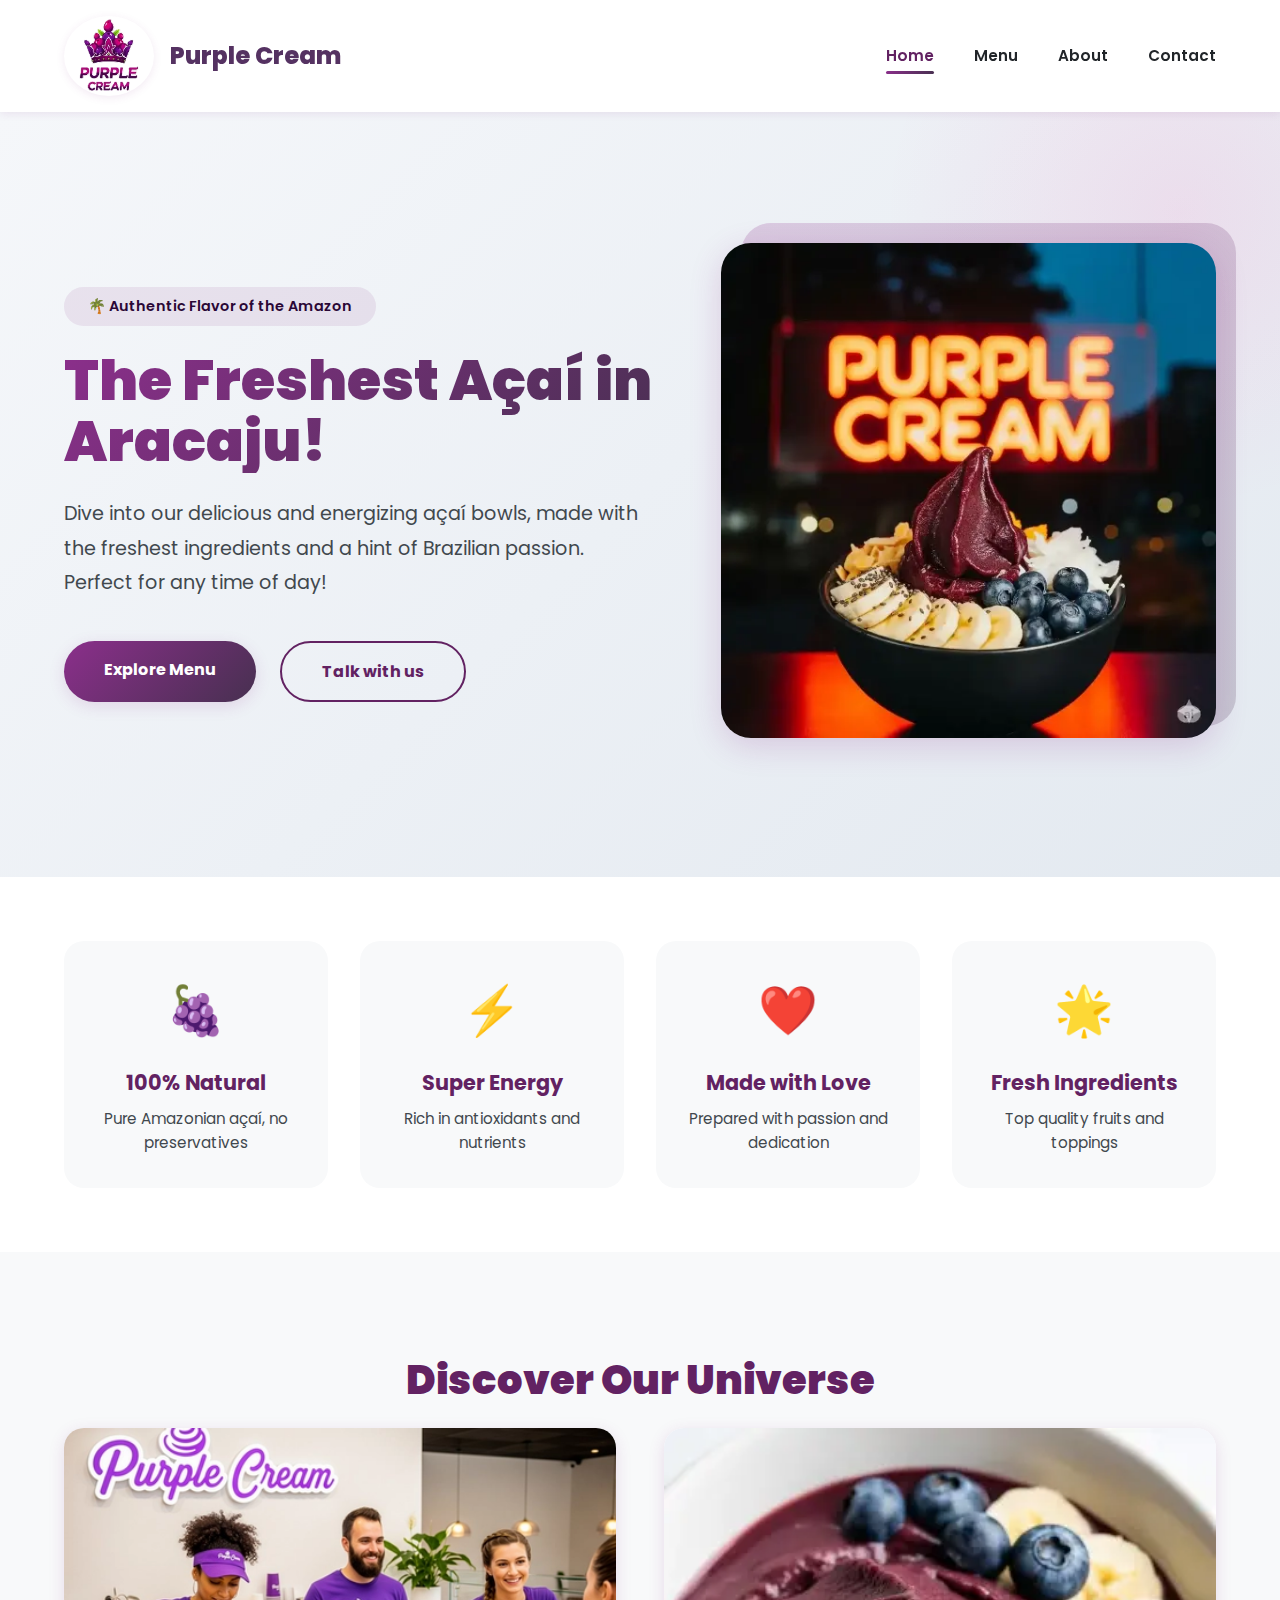
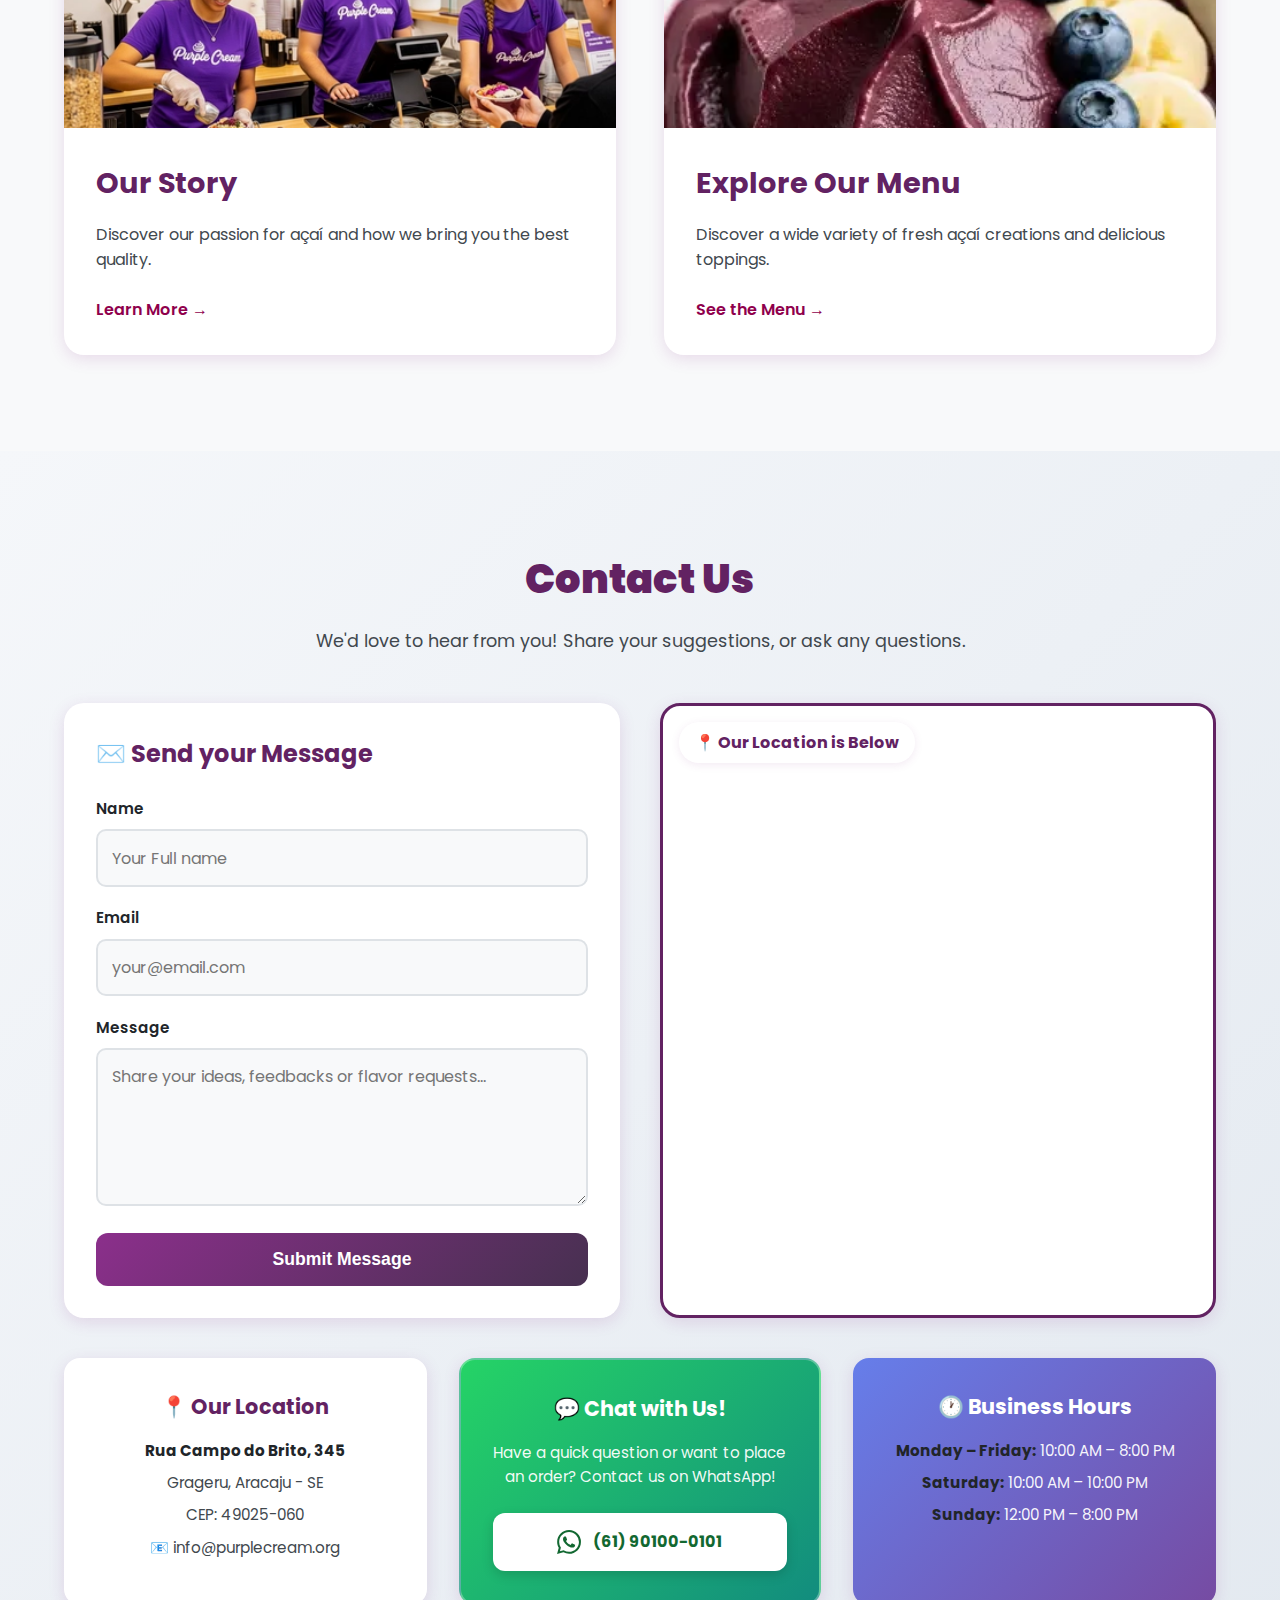
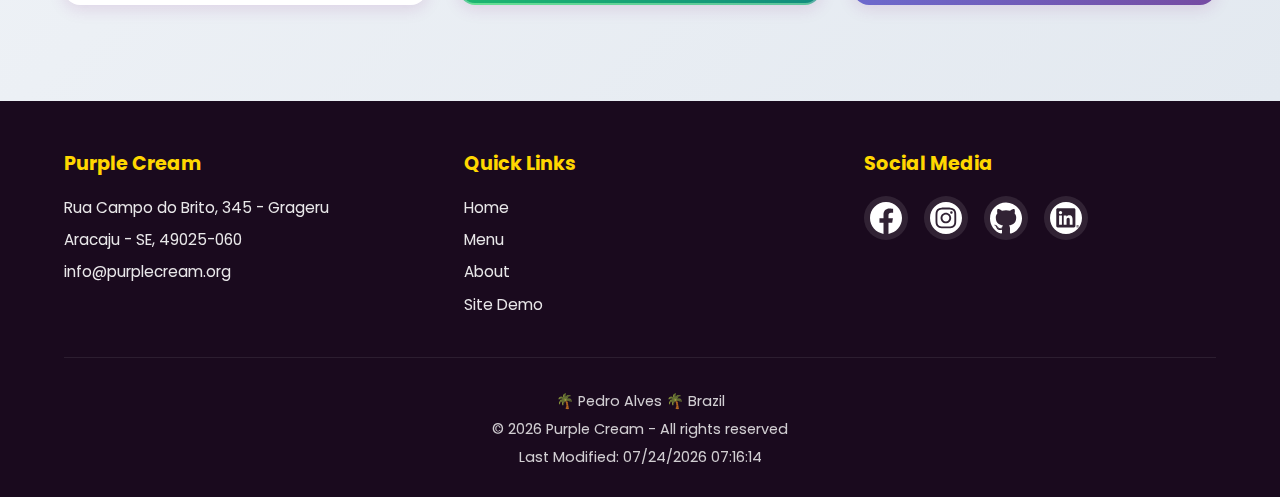
<file: final/index.html>
<!DOCTYPE html>
<html lang="en-US">
<head>
    <meta charset="UTF-8">
    <meta name="viewport" content="width=device-width, initial-scale=1.0">
    <meta name="description" content="Discover the delicious taste of Brazil at Purple Cream — your go-to spot for fresh, authentic açaí bowls, smoothies, and natural toppings. Made with real Amazon açaí and served with love.">
    <meta name="author" content="Pedro Alves">

    <meta property="og:title" content="Purple Cream">
    <meta property="og:description" content="Purple Cream brings you the true flavor of Brazil with creamy, refreshing açaí bowls made from real Amazon fruit. Fresh ingredients, bold taste, and good vibes await!">
    <meta property="og:image" content="https://pdmoura.github.io/wdd231/final/images/og-image.webp">
    <meta property="og:url" content="https://pdmoura.github.io/wdd231/final/">
    <meta property="og:locale" content="en_US">
    <meta property="og:type" content="website">

    <title>Purple Cream - Aracaju's Best Açaí</title>

    <link rel="stylesheet" href="styles/base.css">
    <link rel="stylesheet" href="styles/home.css">
    <link rel="stylesheet" href="styles/base-responsive.css">

    <script src="scripts/menu.js" defer></script>
    <script src="scripts/contact-us.js" defer></script>
    <script src="scripts/getdates.js" defer></script>

    <link rel="icon" href="favicon.ico">

    <link rel="preconnect" href="https://fonts.googleapis.com">
    <link rel="preconnect" href="https://fonts.gstatic.com" crossorigin>
    <link href="https://fonts.googleapis.com/css2?family=Poppins:wght@300;400;600;700;900&display=swap" rel="stylesheet" media="print" onload="this.media='all'">

    <noscript>
    <link rel="stylesheet" href="https://fonts.googleapis.com/css2?family=Poppins:wght@300;400;600;700;900&display=swap">
    </noscript>
</head>

<body>
    <header>
        <div class="header-container">
            <a class="logo" href="#">
                <img src="images/logo.webp" alt="The King of Açaí Aju logo" width="90" height="80">
                <span class="logo-text">Purple Cream</span>
            </a>
            <nav id="mainNav">
                <ul>
                    <li><a href="index.html" class="active">Home</a></li>
                    <li><a href="shop.html">Menu</a></li>
                    <li><a href="about-us.html">About</a></li>
                    <li><a href="#contato">Contact</a></li>
                </ul>
            </nav>
            <div class="hamburger" id="hamburgerButton">
                <span></span>
                <span></span>
                <span></span>
            </div>
        </div>
    </header>
    
    <main>
        <section class="hero-section">
            <div class="hero-content">
                <div class="hero-text">
                    <span class="hero-badge">🌴 Authentic Flavor of the Amazon</span>
                    <h1>The Freshest Açaí in Aracaju!</h1>
                    <p>Dive into our delicious and energizing açaí bowls, made with the freshest ingredients and a hint of Brazilian passion. Perfect for any time of day!</p>
                    <div class="hero-buttons">
                        <a href="shop.html" class="btn-primary">Explore Menu</a>
                        <a href="#contato" class="btn-secondary">Talk with us</a>
                    </div>
                </div>
                <div class="hero-image">
                    <div class="image-decoration"></div>
                    <img src="images/hero1.webp" srcset="images/hero-medium-small.webp 371w, images/hero1.webp 527w" sizes="(max-width: 600px) 371px, 527px"
                    fetchpriority="high" alt="Bowl de Açaí Apetitoso">
                </div>
            </div>
        </section>

        <section class="features-section">
            <div class="features-grid">
                <div class="feature-card">
                    <div class="feature-icon">🍇</div>
                    <h2>100% Natural</h2>
                    <p>Pure Amazonian açaí, no preservatives</p>
                </div>
                <div class="feature-card">
                    <div class="feature-icon">⚡</div>
                    <h2>Super Energy</h2>
                    <p>Rich in antioxidants and nutrients</p>
                </div>
                <div class="feature-card">
                    <div class="feature-icon">❤️</div>
                    <h2>Made with Love</h2>
                    <p>Prepared with passion and dedication</p>
                </div>
                <div class="feature-card">
                    <div class="feature-icon">🌟</div>
                    <h2>Fresh Ingredients</h2>
                    <p>Top quality fruits and toppings</p>
                </div>
            </div>
        </section>

        <section class="cta-section">
            <h2 class="section-title">Discover Our Universe</h2>
            <div class="cta-grid">
                <div class="cta-card">
                    <div class="cta-image">
                        <img src="images/employees.webp" alt="Team working at Purple Cream">
                    </div>
                    <div class="cta-content">
                        <h3>Our Story</h3>
                        <p>Discover our passion for açaí and how we bring you the best quality.</p>
                        <a href="about-us.html" class="cta-link">Learn More →</a>
                    </div>
                </div>
                
                <div class="cta-card">
                    <div class="cta-image">
                        <img src="images/shop.webp"  alt="Bowl de açaí com toppings">
                    </div>
                    <div class="cta-content">
                        <h3>Explore Our Menu</h3>
                        <p>Discover a wide variety of fresh açaí creations and delicious toppings.</p>
                        <a href="shop.html" class="cta-link">See the Menu →</a>
                    </div>
                </div>
            </div>
        </section>

        <section class="contact-section" id="contato">
            <div class="contact-container">
                <h2 class="section-title">Contact Us</h2>
                <p class="section-subtitle">We'd love to hear from you! Share your suggestions, or ask any questions.</p>
                
                <div class="contact-grid">
                    <!-- Formulário -->
                    <div class="contact-form-card">
                        <h3>✉️ Send your Message</h3>
                        <form id="suggestionForm">
                            <div class="form-group">
                                <label for="name">Name</label>
                                <input type="text" id="name" name="name" required autocomplete="given-name" placeholder="Your Full name">
                            </div>

                            <div class="form-group">
                                <label for="email">Email</label>
                                <input type="email" id="email" name="email" required autocomplete="email" placeholder="your@email.com">
                            </div>

                            <div class="form-group">
                                <label for="suggestion">Message</label>
                                <textarea id="suggestion" name="suggestion" rows="5" required placeholder="Share your ideas, feedbacks or flavor requests..."></textarea>
                            </div>

                            <button type="submit" class="submit-btn">Submit Message</button>
                        </form>
                        <div id="message" class="message"></div>
                    </div>

                    <!-- Mapa -->
                    <div class="map-container">
                        <iframe 
                            src="https://www.google.com/maps/embed?pb=!1m18!1m12!1m3!1d3917.4978703643483!2d-37.0475518!3d-10.925714099999999!2m3!1f0!2f0!3f0!3m2!1i1024!2i768!4f13.1!3m3!1m2!1s0x71ab384790463e3%3A0x7f788fa5901744aa!2sR.%20Campo%20do%20Brito%2C%20345%20-%2013%20de%20Julho%2C%20Aracaju%20-%20SE%2C%2049015-460!5e0!3m2!1spt-BR!2sbr!4v1750375439834!5m2!1spt-BR!2sbr"
                            allowfullscreen="" 
                            loading="lazy"
                            referrerpolicy="no-referrer-when-downgrade"
                            title="Purple Cream Location Map">
                        </iframe>
                    </div>
                </div>

                <!-- Cards de Informação embaixo -->
                <div class="contact-info-grid">
                    <div class="contact-info-card">
                        <h3>📍 Our Location</h3>
                        <p><strong>Rua Campo do Brito, 345</strong></p>
                        <p>Grageru, Aracaju - SE</p>
                        <p>CEP: 49025-060</p>
                        <p>📧 info@purplecream.org</p>
                    </div>

                    <div class="contact-info-card whatsapp-card">
                        <h3>💬 Chat with Us!</h3>
                        <p>Have a quick question or want to place an order? Contact us on WhatsApp!</p>
                        <a href="https://wa.me/5561996163630" target="_blank" class="whatsapp-btn">
                            <svg width="24" height="24" viewBox="0 0 24 24" fill="currentColor">
                                <path d="M17.472 14.382c-.297-.149-1.758-.867-2.03-.967-.273-.099-.471-.148-.67.15-.197.297-.767.966-.94 1.164-.173.199-.347.223-.644.075-.297-.15-1.255-.463-2.39-1.475-.883-.788-1.48-1.761-1.653-2.059-.173-.297-.018-.458.13-.606.134-.133.298-.347.446-.52.149-.174.198-.298.298-.497.099-.198.05-.371-.025-.52-.075-.149-.669-1.612-.916-2.207-.242-.579-.487-.5-.669-.51-.173-.008-.371-.01-.57-.01-.198 0-.52.074-.792.372-.272.297-1.04 1.016-1.04 2.479 0 1.462 1.065 2.875 1.213 3.074.149.198 2.096 3.2 5.077 4.487.709.306 1.262.489 1.694.625.712.227 1.36.195 1.871.118.571-.085 1.758-.719 2.006-1.413.248-.694.248-1.289.173-1.413-.074-.124-.272-.198-.57-.347m-5.421 7.403h-.004a9.87 9.87 0 01-5.031-1.378l-.361-.214-3.741.982.998-3.648-.235-.374a9.86 9.86 0 01-1.51-5.26c.001-5.45 4.436-9.884 9.888-9.884 2.64 0 5.122 1.03 6.988 2.898a9.825 9.825 0 012.893 6.994c-.003 5.45-4.437 9.884-9.885 9.884m8.413-18.297A11.815 11.815 0 0012.05 0C5.495 0 .16 5.335.157 11.892c0 2.096.547 4.142 1.588 5.945L.057 24l6.305-1.654a11.882 11.882 0 005.683 1.448h.005c6.554 0 11.89-5.335 11.893-11.893a11.821 11.821 0 00-3.48-8.413Z"/>
                            </svg>
                            (61) 90100-0101
                        </a>
                    </div>

                    <div class="contact-info-card hours-card">
                        <h3>🕐 Business Hours</h3>
                        <p><strong>Monday – Friday:</strong> 10:00 AM – 8:00 PM</p>
                        <p><strong>Saturday:</strong> 10:00 AM – 10:00 PM</p>
                        <p><strong>Sunday:</strong> 12:00 PM – 8:00 PM</p>
                    </div>
                </div>
            </div>
        </section>
    </main>

    <footer>
        <div class="footer-content">
            <div class="footer-section">
                <h3>Purple Cream</h3>
                <p>Rua Campo do Brito, 345 - Grageru</p>
                <p>Aracaju - SE, 49025-060</p>
                <p>info@purplecream.org</p>
            </div>
            
            <div class="footer-section">
                <h3>Quick Links</h3>
                <ul>
                    <li><a href="index.html">Home</a></li>
                    <li><a href="shop.html">Menu</a></li>
                    <li><a href="about-us.html">About</a></li>
                    <li><a href="https://youtu.be/GI9K6WYMsMQ" target="_blank">Site Demo</a></li>
                </ul>
            </div>
            
            <div class="footer-section">
                <h3>Social Media</h3>
                <div class="social-links">
                    <a href="https://www.facebook.com/profile.php?id=100005712794002" target="_blank" title="Facebook" aria-label="Facebook profile">
                        <img src="images/facebook.svg" alt="Facebook" width="32" height="32">
                    </a>
                    <a href="https://www.instagram.com/pedrow_amoura/" target="_blank" title="Instagram" aria-label="Instagram profile">
                        <img src="images/instagram-circle.svg" alt="Instagram" width="32" height="32">
                    </a>
                    <a href="https://www.github.com/pdmoura" target="_blank" title="Github" aria-label="Github profile">
                        <img src="images/github.svg" alt="Github" width="32" height="32">
                    </a>
                    <a href="https://www.linkedin.com/in/pedroalves0" target="_blank" title="Linkedin" aria-label="Linkedin profile">
                        <img src="images/linkedin-circle.svg" alt="Linkedin" width="32" height="32">
                    </a>
                </div>
            </div>
        </div>
        
        <div class="footer-bottom">
            <p>🌴 Pedro Alves 🌴 Brazil</p>
            <p>© <span id="currentYear"></span> Purple Cream - All rights reserved</p>
            <p id="lastModified"></p>
        </div>
    </footer>
</body>
</html>
</file>
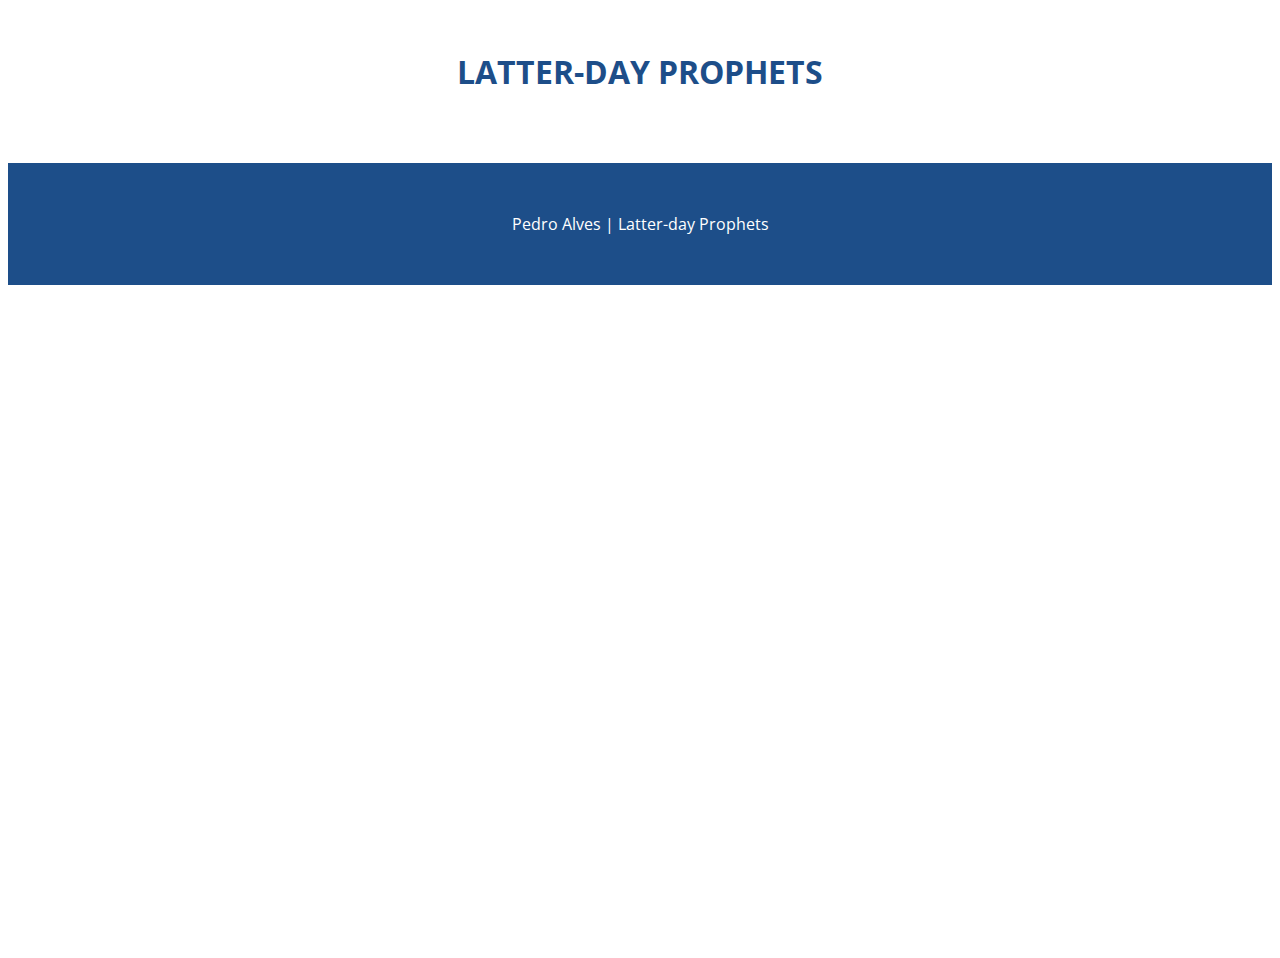
<file: prophets.html>
<!DOCTYPE html>
<html lang="en">
  <head>
    <meta charset="UTF-8" />
    <meta name="viewport" content="width=device-width, initial-scale=1.0" />
    <meta name="author" content="Pedro Alves" />
    <link rel="stylesheet" href="styles/prophets.css" />
    <link
      rel="shortcut icon"
      href="images/favicon-prophet.ico"
      type="image/x-icon"
    />
    <script src="scripts/prophets.js" defer></script>
    <title>Latter-day Prophets</title>
  </head>
  <body>
    <header>
      <h1>Latter-day Prophets</h1>
    </header>
    <main>
      <div id="cards"></div>
    </main>
    <footer>Pedro Alves | Latter-day Prophets</footer>
  </body>
</html>
</file>
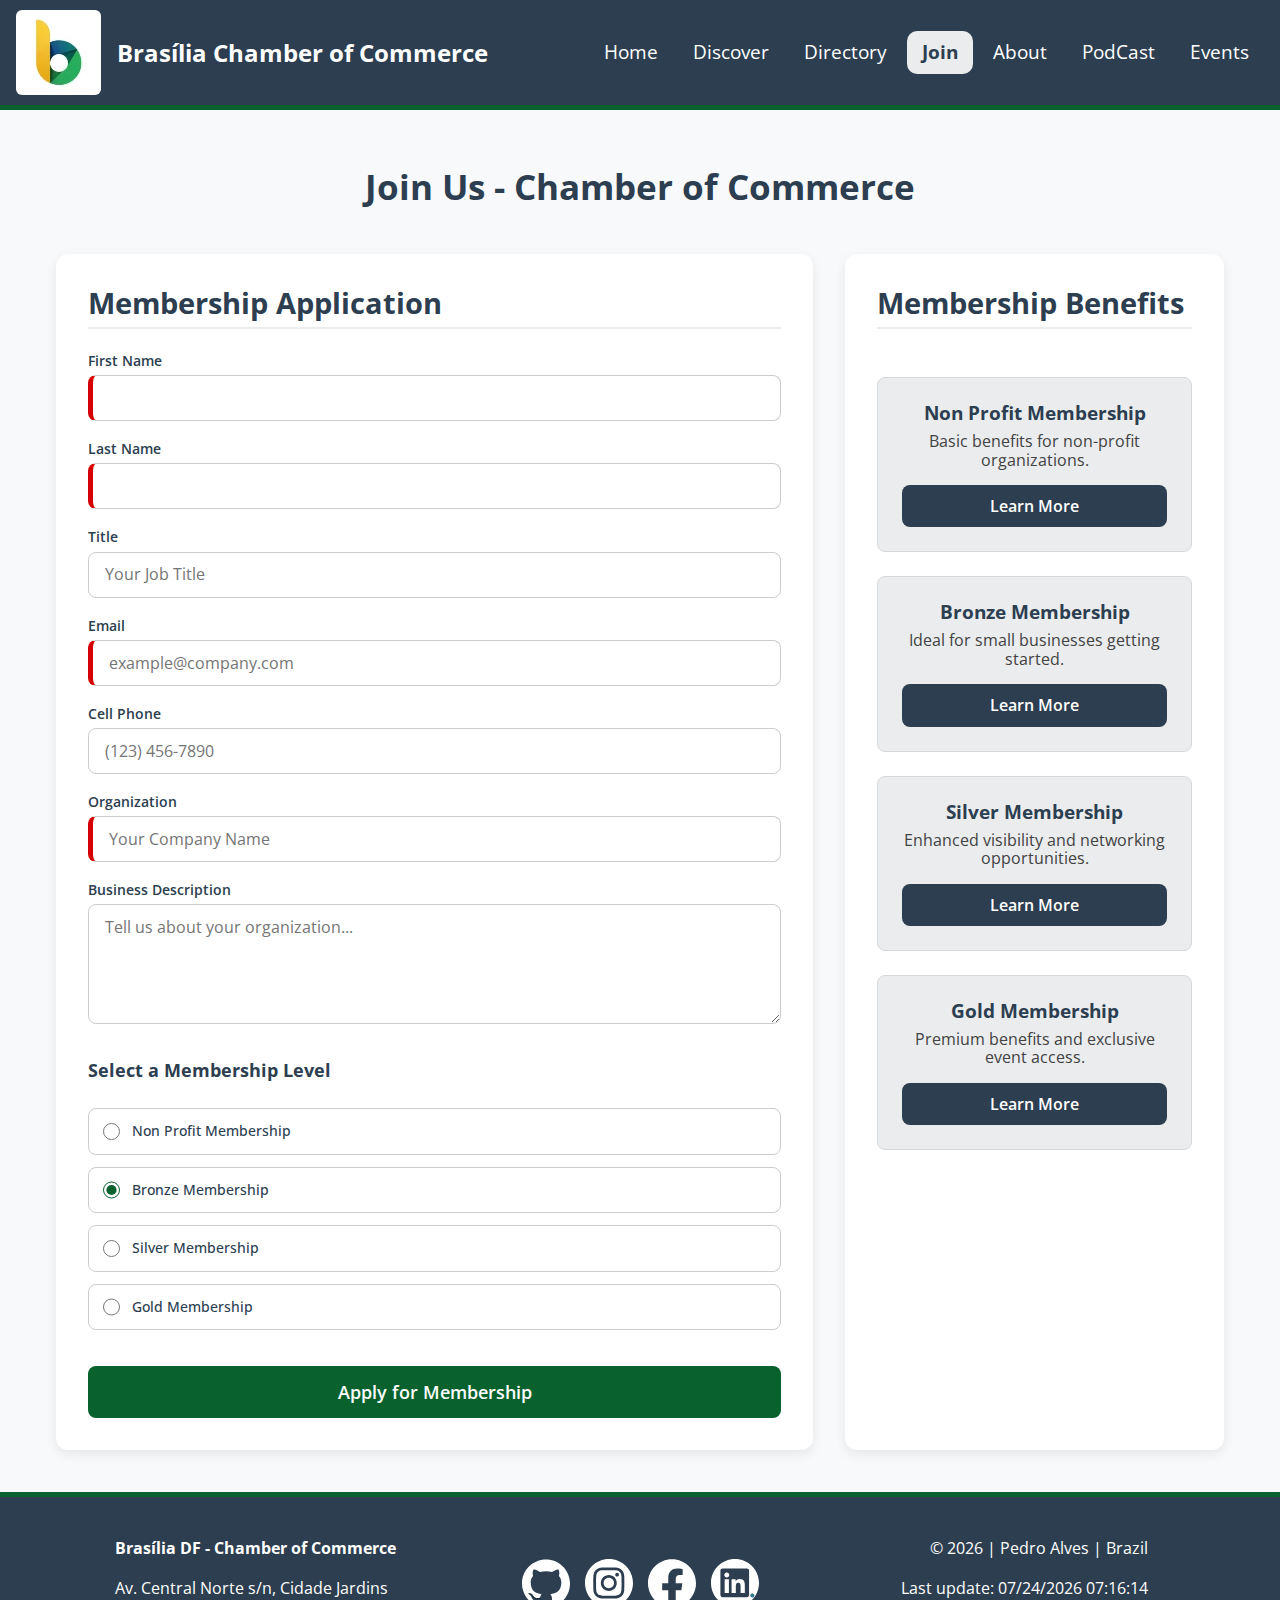
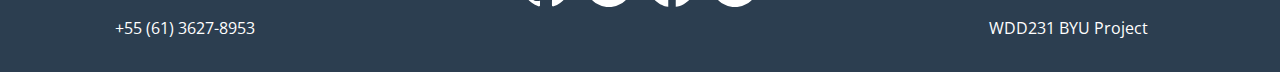
<file: chamber/join.html>
<!DOCTYPE html>
<html lang="en">
<head>
    <meta charset="UTF-8">
    <meta name="viewport" content="width=device-width, initial-scale=1.0">
    <title>Join Us | Chamber of Commerce</title>
    <meta name="description" content="WDD 231 - Web Frontend Development I - Pedro Alves - Chamber of Commerce: Become a member of the Brasília Chamber of Commerce. Apply online today!">
    <meta name="author" content="Pedro Alves">
    
    <!-- Open Graph / Facebook Meta Tags -->
    <meta property="og:title" content="Join the Brasília Chamber of Commerce">
    <meta property="og:type" content="website">
    <meta property="og:description" content="Ready to grow your business? Join our vibrant community to access exclusive networking events, business support, and promotional opportunities. Apply today!">
    <meta property="og:image" content="https://raw.githubusercontent.com/pdmoura/wdd231/refs/heads/main/chamber/images/logo-chamber.webp">
    <meta property="og:url" content="https://pdmoura.github.io/wdd231/chamber/directory.html">
    <meta property="og:site_name" content="Brasília Chamber of Commerce">
    <meta property="og:locale" content="en_US">
    
    <!-- Google Fonts -->
    <link rel="preconnect" href="https://fonts.googleapis.com">
    <link rel="preconnect" href="https://fonts.gstatic.com" crossorigin>
    <link href="https://fonts.googleapis.com/css2?family=Open+Sans:ital,wght@0,300..800;1,300..800&family=Roboto:ital,wght@0,100..900;1,100..900&display=swap" rel="stylesheet">
    
    <!-- Stylesheets -->
    <link rel="stylesheet" href="styles/normalize.css">
    <link rel="stylesheet" href="styles/header.css">
    <link rel="stylesheet" href="styles/footer.css">
    <link rel="stylesheet" href="styles/join.css">

    
    <!-- Scripts -->
    <script src="scripts/navigation.js" defer></script>
    <script src="scripts/modal-logic.js" defer></script>
    
    <!-- Favicon -->
    <link rel="icon" href="favicon-chamber.ico">
</head>
<body>
    <header>
        <div class="header-container">
            <a href="#" class="logo">
                <img id="logo-img" src="images/logo-chamber.webp" alt="Brasília Chamber of Commerce logo" width="85" height="85" fetchpriority="high">
            </a>
            <span>Brasília Chamber of Commerce</span>
            <button id="humbutton" aria-label="Menu Button"></button>
            <nav id="nav-bar" class="navigation">
                <ul>
                    <li><a href="index.html">Home</a></li>
                    <li><a href="#">Discover</a></li>
                    <li><a href="directory.html">Directory</a></li>
                    <li class="current"><a href="join.html">Join</a></li>
                    <li><a href="#">About</a></li>
                    <li><a href="#">PodCast</a></li>
                    <li><a href="#">Events</a></li>
                </ul>
            </nav>
        </div>
    </header>

    <main>
        <h1>Join Us - Chamber of Commerce</h1>
        <section class="form-container">
            <h2>Membership Application</h2>
            <form method="GET" action="thankyou.html" class="designOne">
                <label>First Name <input type="text" name="first" required autocomplete="given-name" title="Your First Name"></label>
                <label>Last Name <input type="text" name="last" required autocomplete="family-name" title="Your Last Name"></label>
                <label>Title <input type="text" name="title" autocomplete="organization-title" title="Your Title (at least 7 characters)" placeholder="Your Job Title" pattern="[a-zA-Z\s-]{7,}"></label>
                <label>Email <input type="email" name="email" required placeholder="example@company.com"  title="Your Email" autocomplete="email"></label>
                <label>Cell Phone <input type="tel" name="phone"  autocomplete="tel" title="A valid phone number" placeholder="(123) 456-7890" ></label>
                <label>Organization <input type="text" name="organization" required  title="Your Organization's Name" placeholder="Your Company Name" autocomplete="organization"></label>
                <label>Business Description<textarea name="description" placeholder="Tell us about your organization..."></textarea></label>
            
                <h3>Select a Membership Level</h3>
                <div class="radio-group">
                    <label><input type="radio" name="level" value="Non Profit Membership"> Non Profit Membership</label>
                    <label><input type="radio" name="level" value="Bronze Membership" checked> Bronze Membership</label>
                    <label><input type="radio" name="level" value="Silver Membership"> Silver Membership</label>
                    <label><input type="radio" name="level" value="Gold Membership"> Gold Membership</label>
                </div>
            
                <input type="submit" value="Apply for Membership">
                <input type="hidden" name="hiddendate" id="today">
            </form>
        </section>

        <section class="membership-container">
            <h2>Membership Benefits</h2>
            <!-- Non Profit level -->
            <aside>
                <h3>Non Profit Membership</h3>
                <p>Basic benefits for non-profit organizations.</p>
                <button id="ml1Btn">Learn More</button>
            </aside>
            <aside>
                <h3>Bronze Membership</h3>
                <p>Ideal for small businesses getting started.</p>
                <button id="ml2Btn">Learn More</button>
            </aside>
            <aside>
                <h3>Silver Membership</h3>
                <p>Enhanced visibility and networking opportunities.</p>
                <button id="ml3Btn">Learn More</button>
            </aside>
            <aside>
                <h3>Gold Membership</h3>
                <p>Premium benefits and exclusive event access.</p>
                <button id="ml4Btn">Learn More</button>
            </aside>
            <dialog id="mlModal">
                <div>
                    <h4 id="mltitle">Membership Details</h4>
                    <button id="closeModal">X</button>
                </div>
                <span id="mldetails"></span>
            </dialog>
        </section>
    </main>


    <footer>
        <div class="info">
            <p><strong>Brasília DF - Chamber of Commerce</strong></p>
            <p>Av. Central Norte s/n, Cidade Jardins</p>
            <p>+55 (61) 3627-8953</p>
        </div>
        <div class="social">
            <a id="git" href="https://github.com/pdmoura" target="_blank" aria-label="Github Profile"><img src="images/github.svg" alt="github icon" width="48" height="48"></a>
            <a id="insta" href="https://www.instagram.com/pedrow_amoura/" target="_blank" aria-label="Instagram Profile"><img src="images/instagram-circle.svg" alt="instagram icon" width="48" height="48"></a>
            <a id="face" href="https://m.facebook.com/" target="_blank" aria-label="Facebook Profile"><img src="images/facebook.svg" alt="facebook icon" width="48" height="48"></a>
            <a id="linkedin" href="https://linkedin.com/in/pedroalves0/" target="_blank" aria-label="LinkedIn Profile"><img src="images/linkedin-circle.svg" alt="linkedin icon" width="48" height="48"></a>
        </div>
        <div class="date">
            <p class="foot">&copy; <span id="year"></span> | Pedro Alves | Brazil</p>
            <p class="foot">Last update: <span id="lastModified"></span></p>
            <p class="foot">WDD231 BYU Project</p>
        </div>
    </footer>

</body>
</html>
</file>
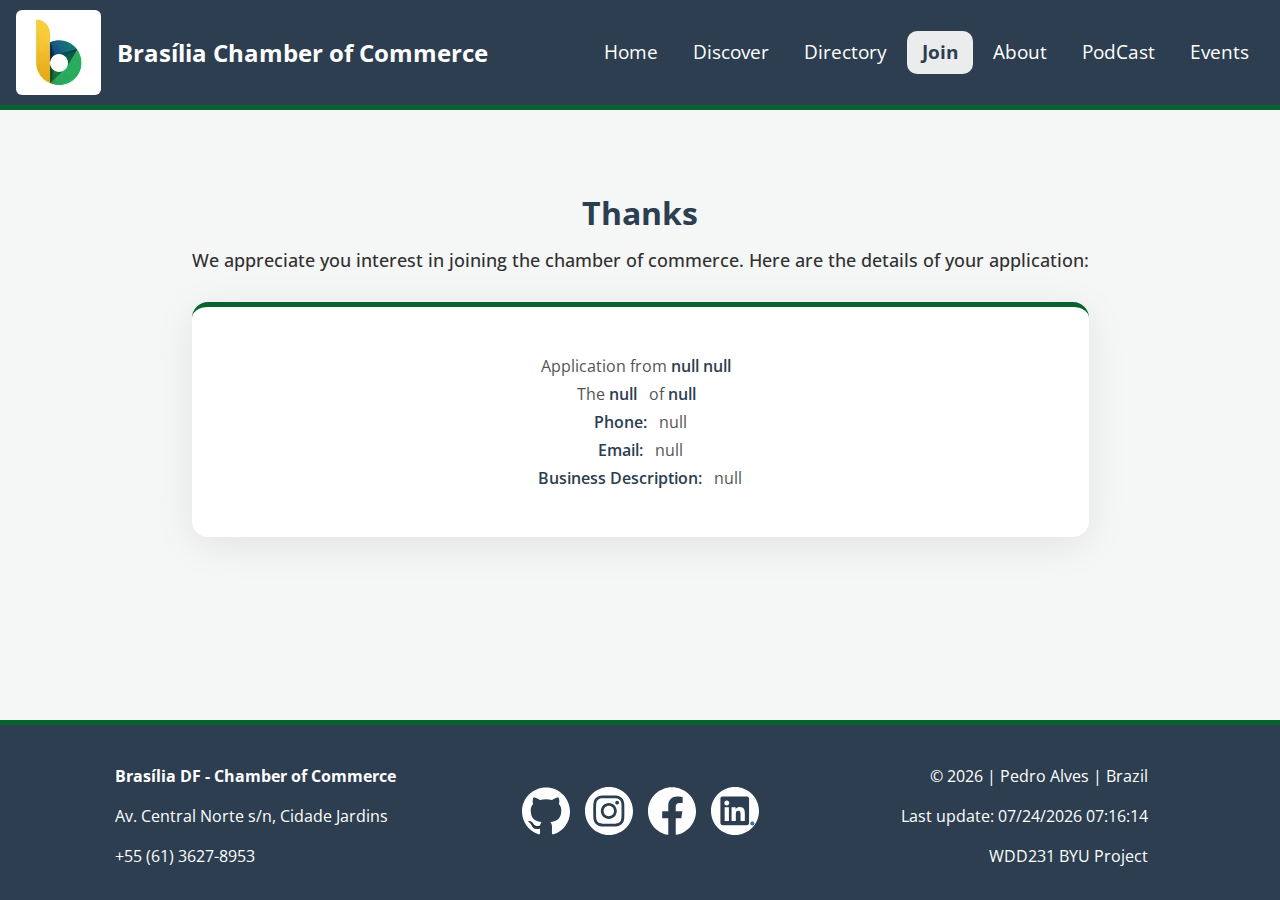
<file: chamber/thankyou.html>
<!DOCTYPE html>
<html lang="en">
<head>
    <meta charset="UTF-8">
    <meta name="viewport" content="width=device-width, initial-scale=1.0">
    <title>Brasília Chamber of Commerce</title>
    <meta name="description" content="WDD 231 - Web Frontend Development I - Pedro Alves - Chamber of Commerce: Thank you for your application to the Brasília Chamber of Commerce. We have received your information and will be in touch shortly.">
    <meta name="author" content="Pedro Alves">
    
    <!-- Open Graph / Facebook Meta Tags -->
    <meta property="og:title" content="Brasília Chamber of Commerce">
    <meta property="og:type" content="website">
    <meta property="og:description" content="Your application to the Brasília Chamber of Commerce has been successfully submitted. We're excited to review your information!">
    <meta property="og:image" content="https://raw.githubusercontent.com/pdmoura/wdd231/refs/heads/main/chamber/images/logo-chamber.webp">
    <meta property="og:url" content="https://pdmoura.github.io/wdd231/chamber/directory.html">
    <meta property="og:site_name" content="Brasília Chamber of Commerce">
    <meta property="og:locale" content="en_US">

    <!-- Google Fonts -->
    <link rel="preconnect" href="https://fonts.googleapis.com">
    <link rel="preconnect" href="https://fonts.gstatic.com" crossorigin>
    <link href="https://fonts.googleapis.com/css2?family=Open+Sans:ital,wght@0,300..800;1,300..800&family=Roboto:ital,wght@0,100..900;1,100..900&display=swap" rel="stylesheet">

    <!-- Stylesheets -->
    <link rel="stylesheet" href="styles/normalize.css">
    <link rel="stylesheet" href="styles/header.css">
    <link rel="stylesheet" href="styles/footer.css">
    <link rel="stylesheet" href="styles/thankyou.css">
    
    <!-- Scripts -->
    <script src="scripts/navigation.js" defer></script>
    <script src="scripts/capture-form-data.js" defer></script>

    <link rel="icon" href="favicon-chamber.ico">
</head>

<body>
    <header>
        <div class="header-container">
            <a href="#" class="logo">
                <img id="logo-img" src="images/logo-chamber.webp" alt="Brasília Chamber of Commerce logo" width="85" height="85" fetchpriority="high">
            </a>
            <span>Brasília Chamber of Commerce</span>
            <button id="humbutton" aria-label="Menu Button"></button>
            <nav id="nav-bar" class="navigation">
                <ul>
                    <li><a href="index.html">Home</a></li>
                    <li><a href="#">Discover</a></li>
                    <li><a href="directory.html">Directory</a></li>
                    <li class="current"><a href="join.html">Join</a></li>
                    <li><a href="#">About</a></li>
                    <li><a href="#">PodCast</a></li>
                    <li><a href="#">Events</a></li>
                </ul>
            </nav>
        </div>
    </header>

    <main>

        <h1>Thanks</h1>
        <p>We appreciate you interest in joining the chamber of commerce. Here are the details of your application:</p>
      <div id="results"></div>

    </main>
    <footer>
        <div class="info">
            <p><strong>Brasília DF - Chamber of Commerce</strong></p>
            <p>Av. Central Norte s/n, Cidade Jardins</p>
            <p>+55 (61) 3627-8953</p>
        </div>
        <div class="social">
            <a id="git" href="https://github.com/pdmoura" target="_blank" aria-label="Github Profile"><img src="images/github.svg" alt="github icon" width="48" height="48"></a>
            <a id="insta" href="https://www.instagram.com/pedrow_amoura/" target="_blank" aria-label="Instagram Profile"><img src="images/instagram-circle.svg" alt="instagram icon" width="48" height="48"></a>
            <a id="face" href="https://m.facebook.com/" target="_blank" aria-label="Facebook Profile"><img src="images/facebook.svg" alt="facebook icon" width="48" height="48"></a>
            <a id="linkedin" href="https://linkedin.com/in/pedroalves0/" target="_blank" aria-label="LinkedIn Profile"><img src="images/linkedin-circle.svg" alt="linkedin icon" width="48" height="48"></a>
        </div>
        <div class="date">
            <p class="foot">&copy; <span id="year"></span> | Pedro Alves | Brazil</p>
            <p class="foot">Last update: <span id="lastModified"></span></p>
            <p class="foot">WDD231 BYU Project</p>
        </div>
    </footer>
    
</body>
</html>
</file>
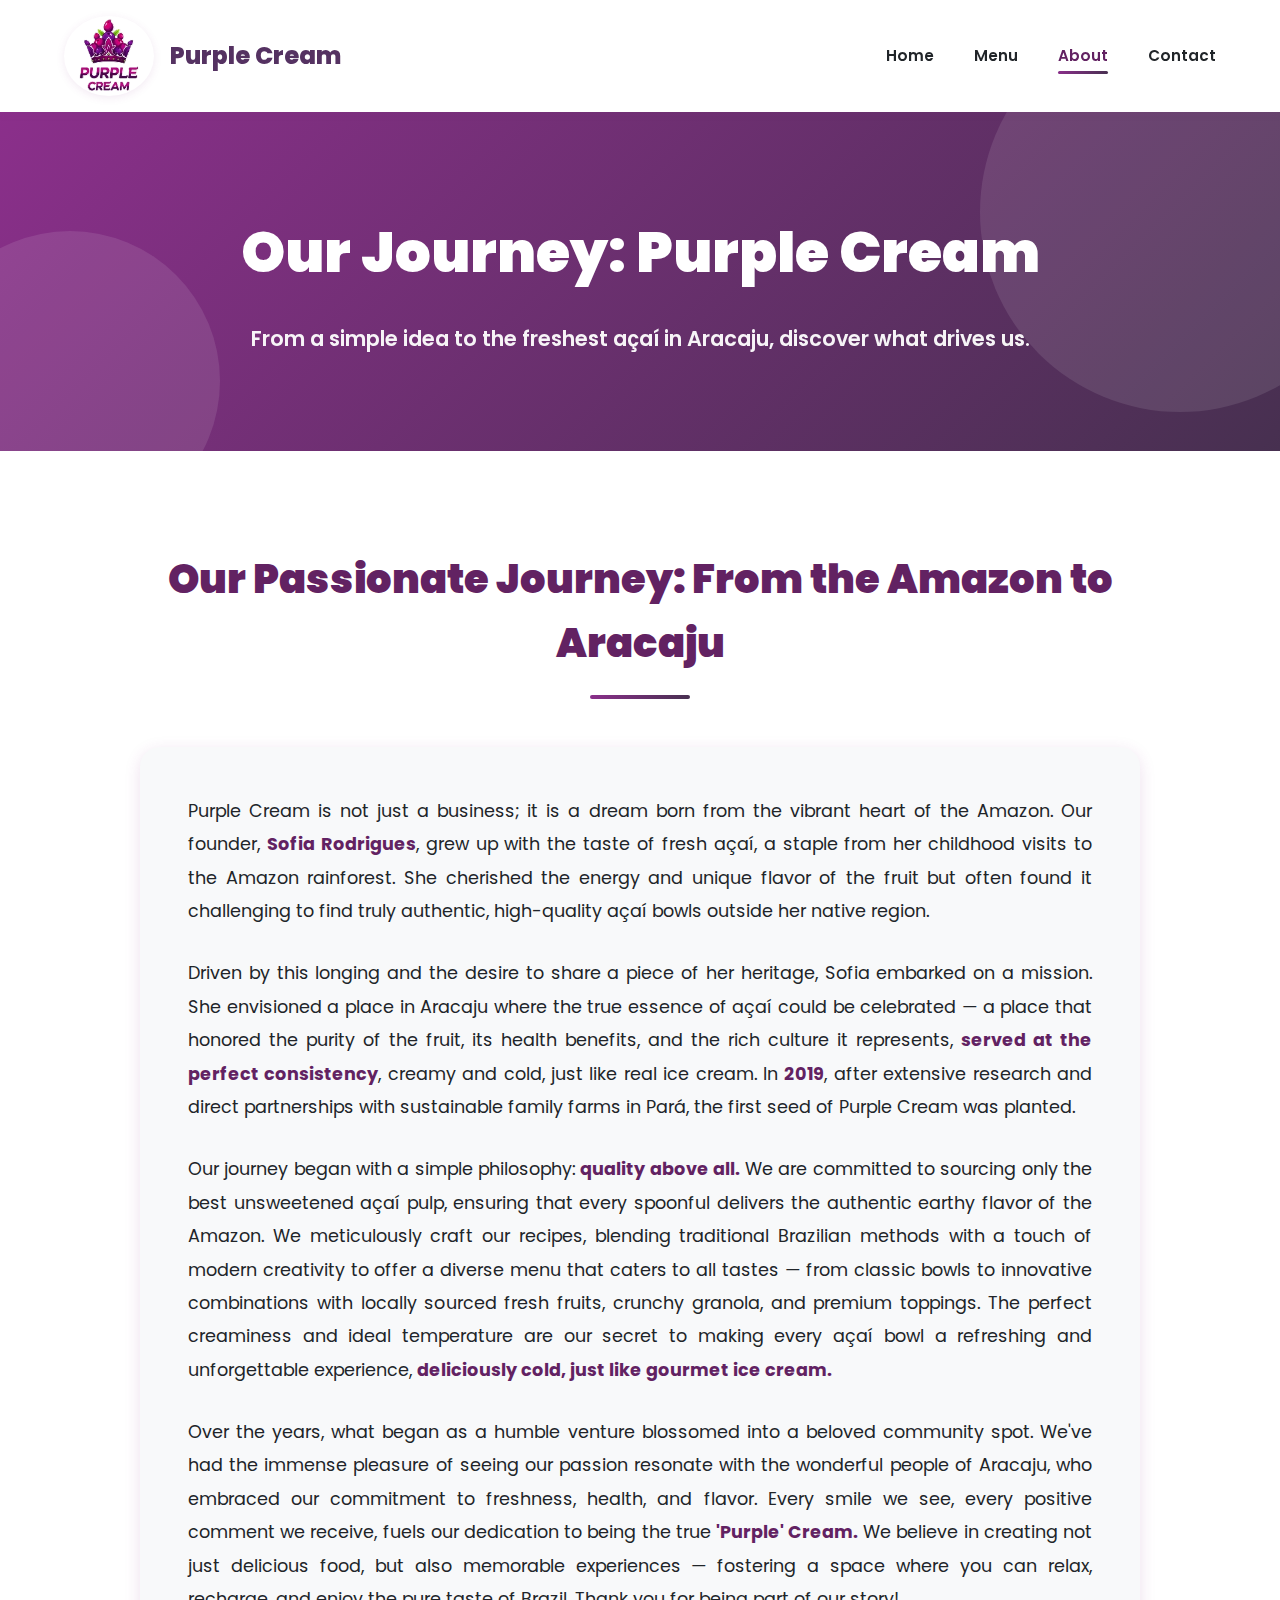
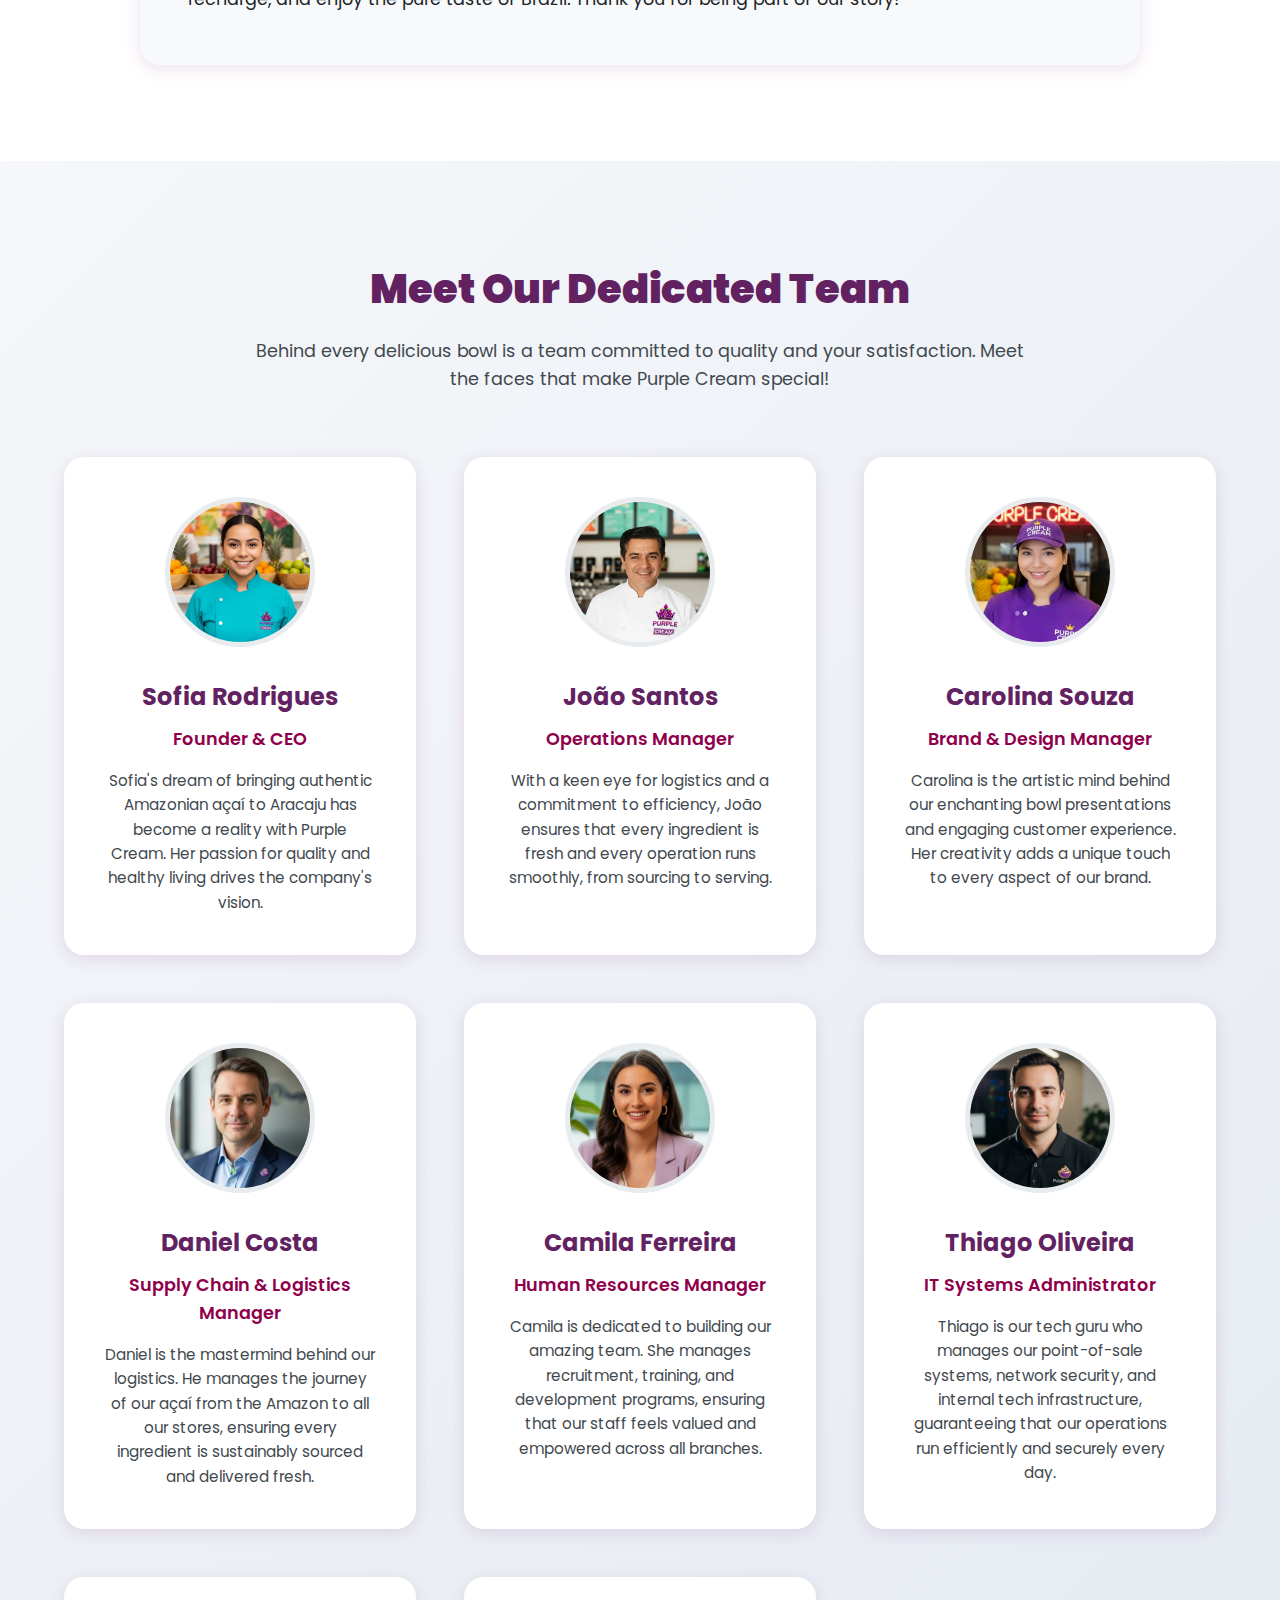
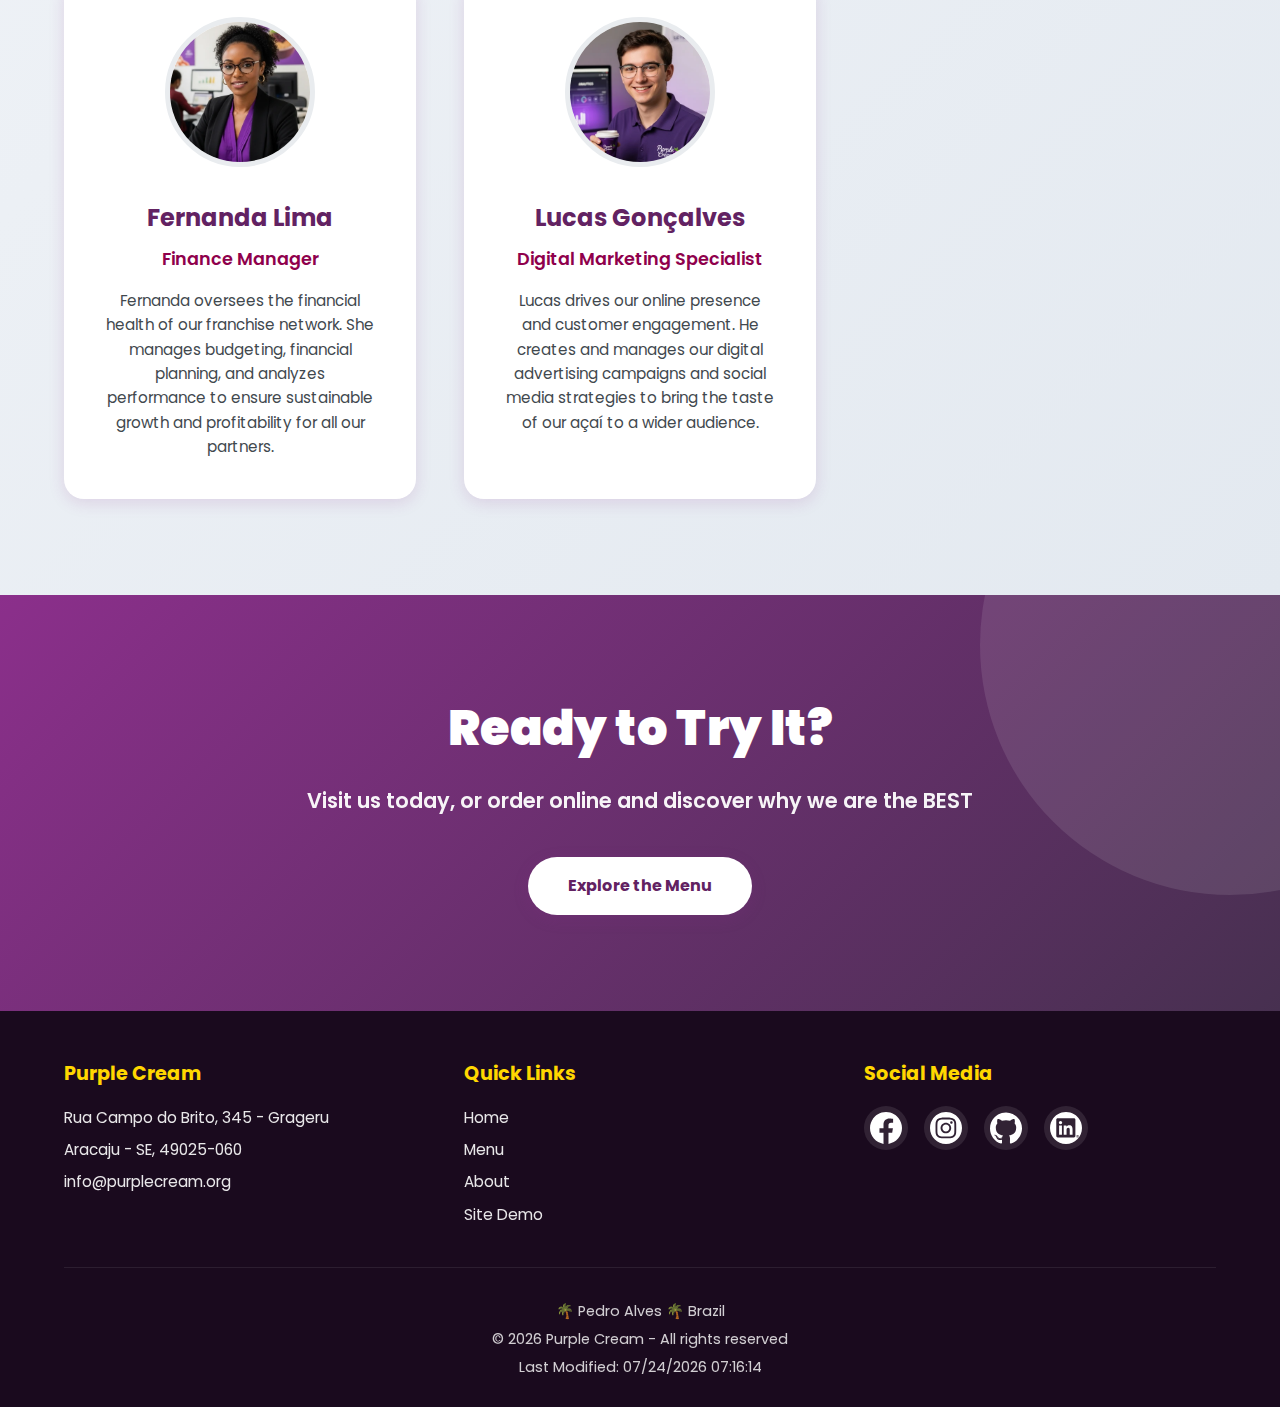
<file: final/about-us.html>
<!DOCTYPE html>
<html lang="en-US">
<head>
    <meta charset="UTF-8">
    <meta name="viewport" content="width=device-width, initial-scale=1.0">
    <meta name="description" content="From our founder's dream to your bowl. Discover the story and the people who make Purple Cream the home of true Amazonian açaí in Aracaju.">
    <meta name="author" content="Pedro Alves">

    <meta property="og:title" content="Our Story - Purple Cream">
    <meta property="og:description" content="Discover the story and passionate team behind Purple Cream, dedicated to bringing the best açaí to Aracaju.">
    <meta property="og:image" content="https://pdmoura.github.io/wdd231/final/images/og-image.webp">
    <meta property="og:url" content="https://pdmoura.github.io/wdd231/final/about-us.html">
    <meta property="og:locale" content="en_US">
    <meta property="og:type" content="website">

    <title>Our Story: Purple Cream</title>

    <link rel="stylesheet" href="styles/base.css">
    <link rel="stylesheet" href="styles/about-us.css">
    <link rel="stylesheet" href="styles/base-responsive.css">
    
    <script src="scripts/menu.js" defer></script>
    <script src="scripts/getdates.js" defer></script>
    <script type="module" src="scripts/about-us.js"></script>
    
    <link rel="icon" href="favicon.ico">

    <link rel="preconnect" href="https://fonts.googleapis.com">
    <link rel="preconnect" href="https://fonts.gstatic.com" crossorigin>
    <link href="https://fonts.googleapis.com/css2?family=Poppins:wght@300;400;600;700;900&display=swap" rel="stylesheet" media="print" onload="this.media='all'">

    <noscript>
    <link rel="stylesheet" href="https://fonts.googleapis.com/css2?family=Poppins:wght@300;400;600;700;900&display=swap">
    </noscript>
</head>

<body>
    <header>
        <div class="header-container">
            <a class="logo" href="#">
                <img src="images/logo.webp" alt="The King of Açaí Aju logo" width="90" height="80">
                <span class="logo-text">Purple Cream</span>
            </a>
            <nav id="mainNav">
                <ul>
                    <li><a href="index.html">Home</a></li>
                    <li><a href="shop.html">Menu</a></li>
                    <li><a href="about-us.html" class="active">About</a></li>
                    <li><a href="index.html#contato">Contact</a></li>
                </ul>
            </nav>
            <div class="hamburger" id="hamburgerButton">
                <span></span>
                <span></span>
                <span></span>
            </div>
        </div>
    </header>
    
    <main>
        <section class="about-hero">
            <div class="about-hero-content">
                <h1>Our Journey: Purple Cream</h1>
                <p>From a simple idea to the freshest açaí in Aracaju, discover what drives us.</p>
            </div>
        </section>

        <section class="story-section">
            <div class="story-container">
                <h2>Our Passionate Journey: From the Amazon to Aracaju</h2>
                
                <div class="story-content">
                    <p>Purple Cream is not just a business; it is a dream born from the vibrant heart of the Amazon. Our founder, <strong>Sofia Rodrigues</strong>, grew up with the taste of fresh açaí, a staple from her childhood visits to the Amazon rainforest. She cherished the energy and unique flavor of the fruit but often found it challenging to find truly authentic, high-quality açaí bowls outside her native region.</p>

                    <p>Driven by this longing and the desire to share a piece of her heritage, Sofia embarked on a mission. She envisioned a place in Aracaju where the true essence of açaí could be celebrated — a place that honored the purity of the fruit, its health benefits, and the rich culture it represents, <strong>served at the perfect consistency</strong>, creamy and cold, just like real ice cream. In <strong>2019</strong>, after extensive research and direct partnerships with sustainable family farms in Pará, the first seed of Purple Cream was planted.</p>

                    <p>Our journey began with a simple philosophy: <strong>quality above all.</strong> We are committed to sourcing only the best unsweetened açaí pulp, ensuring that every spoonful delivers the authentic earthy flavor of the Amazon. We meticulously craft our recipes, blending traditional Brazilian methods with a touch of modern creativity to offer a diverse menu that caters to all tastes — from classic bowls to innovative combinations with locally sourced fresh fruits, crunchy granola, and premium toppings. The perfect creaminess and ideal temperature are our secret to making every açaí bowl a refreshing and unforgettable experience, <strong>deliciously cold, just like gourmet ice cream.</strong></p>

                    <p>Over the years, what began as a humble venture blossomed into a beloved community spot. We've had the immense pleasure of seeing our passion resonate with the wonderful people of Aracaju, who embraced our commitment to freshness, health, and flavor. Every smile we see, every positive comment we receive, fuels our dedication to being the true <strong>'Purple' Cream.</strong> We believe in creating not just delicious food, but also memorable experiences — fostering a space where you can relax, recharge, and enjoy the pure taste of Brazil. Thank you for being part of our story!</p>
                </div>
            </div>
        </section>

        <section class="team-section">
            <div class="team-container">
                <h2>Meet Our Dedicated Team</h2>
                <p class="team-intro">Behind every delicious bowl is a team committed to quality and your satisfaction. Meet the faces that make Purple Cream special!
                <div class="team-grid" id="teamGrid">
                    <!-- Team members will be loaded dynamically -->
                </div>
            </div>
        </section>

        <section class="cta-banner">
            <div class="cta-banner-content">
                <h2>Ready to Try It?</h2>
                <p>Visit us today, or order online and discover why we are the BEST </p>
                <a href="shop.html" class="btn-primary">Explore the Menu</a>
            </div>
        </section>
    </main>

    <footer>
        <div class="footer-content">
            <div class="footer-section">
                <h3>Purple Cream</h3>
                <p>Rua Campo do Brito, 345 - Grageru</p>
                <p>Aracaju - SE, 49025-060</p>
                <p>info@purplecream.org</p>
            </div>
            
            <div class="footer-section">
                <h3>Quick Links</h3>
                <ul>
                    <li><a href="index.html">Home</a></li>
                    <li><a href="shop.html">Menu</a></li>
                    <li><a href="about-us.html">About</a></li>
                    <li><a href="https://youtu.be/GI9K6WYMsMQ" target="_blank">Site Demo</a></li>
                </ul>
            </div>
            
            <div class="footer-section">
                <h3>Social Media</h3>
                <div class="social-links">
                    <a href="https://www.facebook.com/profile.php?id=100005712794002" target="_blank" title="Facebook" aria-label="Facebook profile">
                        <img src="images/facebook.svg" alt="Facebook" width="32" height="32">
                    </a>
                    <a href="https://www.instagram.com/pedrow_amoura/" target="_blank" title="Instagram" aria-label="Instagram profile">
                        <img src="images/instagram-circle.svg" alt="Instagram" width="32" height="32">
                    </a>
                    <a href="https://www.github.com/pdmoura" target="_blank" title="Github" aria-label="Github profile">
                        <img src="images/github.svg" alt="Github" width="32" height="32">
                    </a>
                    <a href="https://www.linkedin.com/in/pedroalves0" target="_blank" title="Linkedin" aria-label="Linkedin profile">
                        <img src="images/linkedin-circle.svg" alt="Linkedin" width="32" height="32">
                    </a>
                </div>
            </div>
        </div>
        
        <div class="footer-bottom">
            <p>🌴 Pedro Alves 🌴 Brazil</p>
            <p>© <span id="currentYear"></span> Purple Cream - All rights reserved</p>
            <p id="lastModified"></p>
        </div>
    </footer>
</body>
</html>
</file>
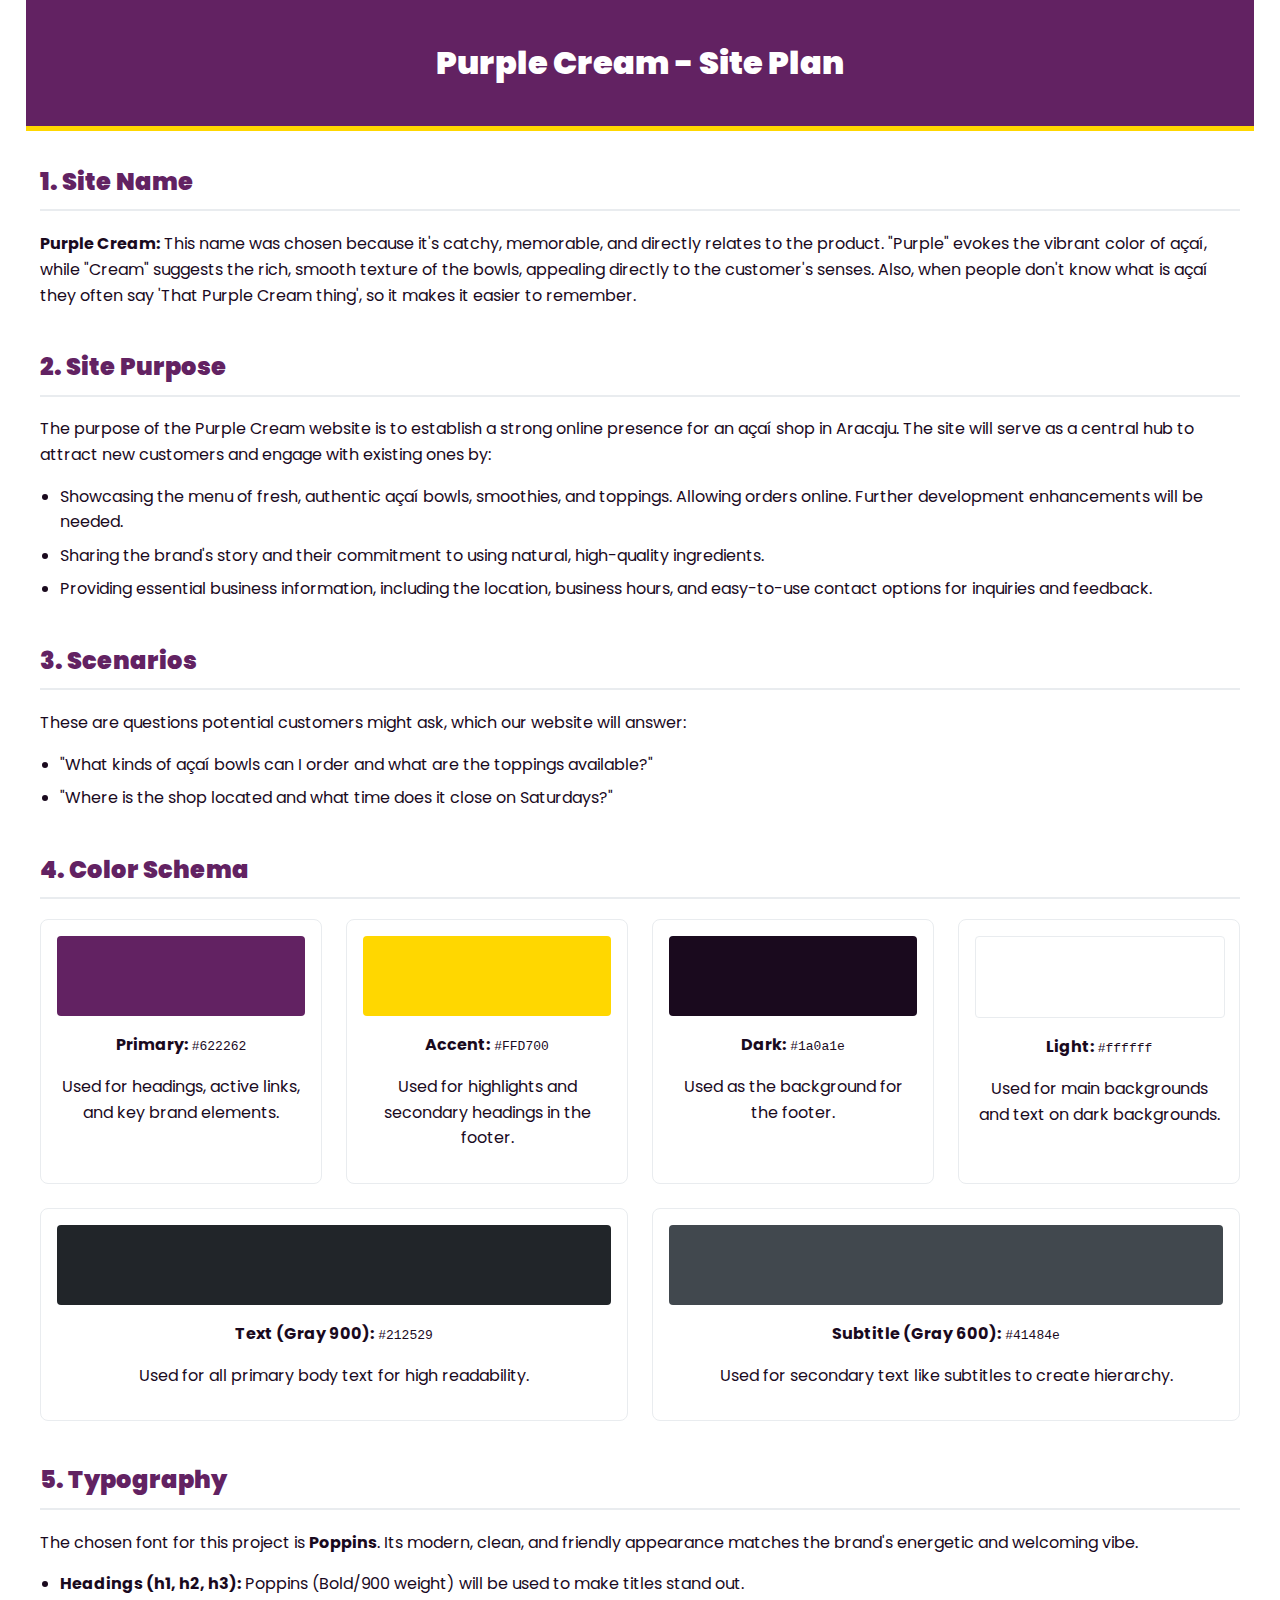
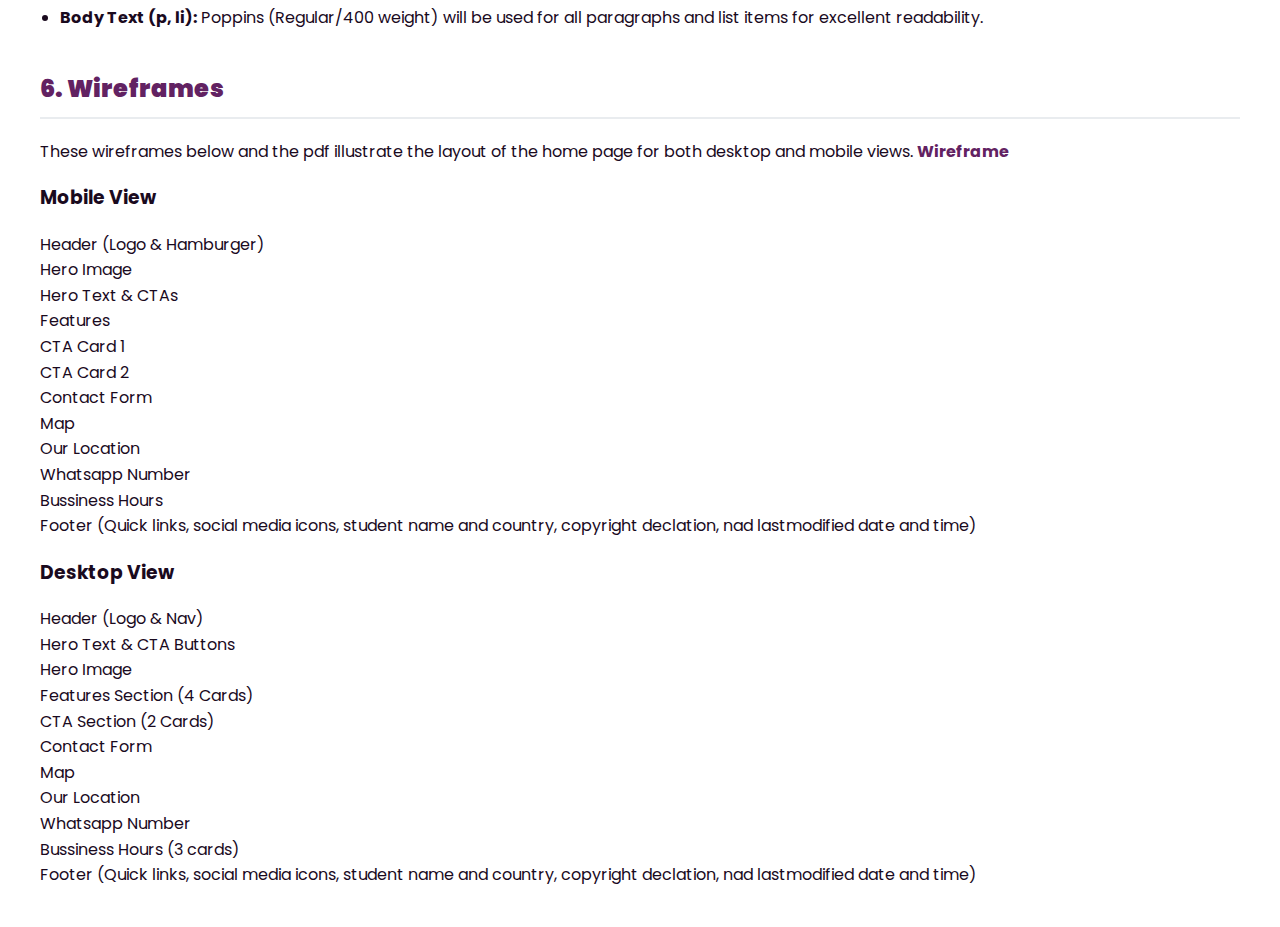
<file: final/siteplan.html>
<!DOCTYPE html>
<html lang="en-US">
<head>
    <meta charset="UTF-8">
    <meta name="viewport" content="width=device-width, initial-scale=1.0">
    <title>Purple Cream - Site Plan</title>
    <meta name="description" content="Site plan for the Purple Cream açaí shop website project.">
    <meta name="author" content="Pedro Alves">
    <link rel="stylesheet" href="styles/siteplan.css">
    <link rel="preconnect" href="https://fonts.googleapis.com">
    <link rel="preconnect" href="https://fonts.gstatic.com" crossorigin>
    <link href="https://fonts.googleapis.com/css2?family=Poppins:wght@400;600;900&display=swap" rel="stylesheet">
</head>
<body>
    <header>
        <h1>Purple Cream - Site Plan</h1>
    </header>
    <main>
        <section>
            <h2>1. Site Name</h2>
            <p>
                <strong>Purple Cream:</strong> This name was chosen because it's catchy, memorable, and directly relates to the product. "Purple" evokes the vibrant color of açaí, while "Cream" suggests the rich, smooth texture of the bowls, appealing directly to the customer's senses. Also, when people don't know what is açaí they often say 'That Purple Cream thing', so it makes it easier to remember.
            </p>
        </section>

        <section>
            <h2>2. Site Purpose</h2>
            <p>
                The purpose of the Purple Cream website is to establish a strong online presence for an açaí shop in Aracaju. The site will serve as a central hub to attract new customers and engage with existing ones by:
            </p>
            <ul>
                <li>Showcasing the menu of fresh, authentic açaí bowls, smoothies, and toppings. Allowing orders online. Further development enhancements will be needed.</li>
                <li>Sharing the brand's story and their commitment to using natural, high-quality ingredients.</li>
                <li>Providing essential business information, including the location, business hours, and easy-to-use contact options for inquiries and feedback.</li>
            </ul>
        </section>

        <section>
            <h2>3. Scenarios</h2>
            <p>
                These are questions potential customers might ask, which our website will answer:
            </p>
            <ul>
                <li>"What kinds of açaí bowls can I order and what are the toppings available?"</li>
                <li>"Where is the shop located and what time does it close on Saturdays?"</li>
            </ul>
        </section>

<section>
    <h2>4. Color Schema</h2>
    <div class="color-schema">
        <div class="color-card">
            <div class="color-swatch primary"></div>
            <p><strong>Primary:</strong> <code>#622262</code></p>
            <p>Used for headings, active links, and key brand elements.</p>
        </div>
        <div class="color-card">
            <div class="color-swatch accent"></div>
            <p><strong>Accent:</strong> <code>#FFD700</code></p>
            <p>Used for highlights and secondary headings in the footer.</p>
        </div>
        <div class="color-card">
            <div class="color-swatch dark"></div>
            <p><strong>Dark:</strong> <code>#1a0a1e</code></p>
            <p>Used as the background for the footer.</p>
        </div>
        <div class="color-card">
            <div class="color-swatch light"></div>
            <p><strong>Light:</strong> <code>#ffffff</code></p>
            <p>Used for main backgrounds and text on dark backgrounds.</p>
        </div>
                <div class="color-card">
            <div class="color-swatch gray-900"></div>
            <p><strong>Text (Gray 900):</strong> <code>#212529</code></p>
            <p>Used for all primary body text for high readability.</p>
        </div>
         <div class="color-card">
            <div class="color-swatch gray-600"></div>
            <p><strong>Subtitle (Gray 600):</strong> <code>#41484e</code></p>
            <p>Used for secondary text like subtitles to create hierarchy.</p>
        </div>
    </div>
</section>

        <section>
            <h2>5. Typography</h2>
            <p>
                The chosen font for this project is <strong>Poppins</strong>. Its modern, clean, and friendly appearance matches the brand's energetic and welcoming vibe.
            </p>
            <ul>
                <li><strong>Headings (h1, h2, h3):</strong> Poppins (Bold/900 weight) will be used to make titles stand out.</li>
                <li><strong>Body Text (p, li):</strong> Poppins (Regular/400 weight) will be used for all paragraphs and list items for excellent readability.</li>
            </ul>
        </section>

        <section>
            <h2>6. Wireframes</h2>
            <p>These wireframes below and the pdf illustrate the layout of the home page for both desktop and mobile views. <a href="Wireframe-Purple-cream.pdf">Wireframe</a> </p>
            <div class="wireframe-container">

                <div class="wireframe">
                    <h3>Mobile View</h3>
                    <div class="mobile-view">
                        <div class="wf-box" id="wf-header-m">Header (Logo & Hamburger)</div>
                        <div class="wf-box" id="wf-hero-m">
                            <div>Hero Image</div>
                            <div>Hero Text & CTAs</div>
                        </div>
                        <div class="wf-box" id="wf-features-m">Features</div>
                        <div class="wf-box" id="wf-cta-m">CTA Card 1</div>
                        <div class="wf-box" id="wf-cta-m">CTA Card 2</div>
                        <div class="wf-box" id="wf-contact-m">Contact Form</div>
                        <div class="wf-box" id="wf-contact-m">Map</div>  
                        <div class="wf-box">Our Location</div>
                        <div class="wf-box">Whatsapp Number</div>
                        <div class="wf-box">Bussiness Hours</div>
                        <div class="wf-box" id="wf-footer-m">Footer (Quick links, social media icons, student name and country, copyright declation, nad lastmodified date and time)</div>
                    </div>
                </div>

                <div class="wireframe">
                    <h3>Desktop View</h3>
                    <div class="desktop-view">
                        <div class="wf-box" id="wf-header">Header (Logo & Nav)</div>
                        <div class="wf-box" id="wf-hero">
                            <div>Hero Text & CTA Buttons</div>
                            <div>Hero Image</div>
                        </div>
                        <div class="wf-box" id="wf-features">Features Section (4 Cards)</div>
                        <div class="wf-box" id="wf-cta">CTA Section (2 Cards)</div>
                        <div class="wf-box" id="wf-contact">
                            <div>Contact Form</div>
                            <div>Map</div>
                        </div>
                        <div class="wf-box" id="bhour">
                            <div>Our Location</div>
                            <div>Whatsapp Number</div>
                            <div>Bussiness Hours (3 cards)</div>
                        </div>
                        <div class="wf-box" id="wf-footer">Footer (Quick links, social media icons, student name and country, copyright declation, nad lastmodified date and time)</div>
                    </div>
                </div>

            </div>
        </section>
    </main>
</body>
</html>
</file>
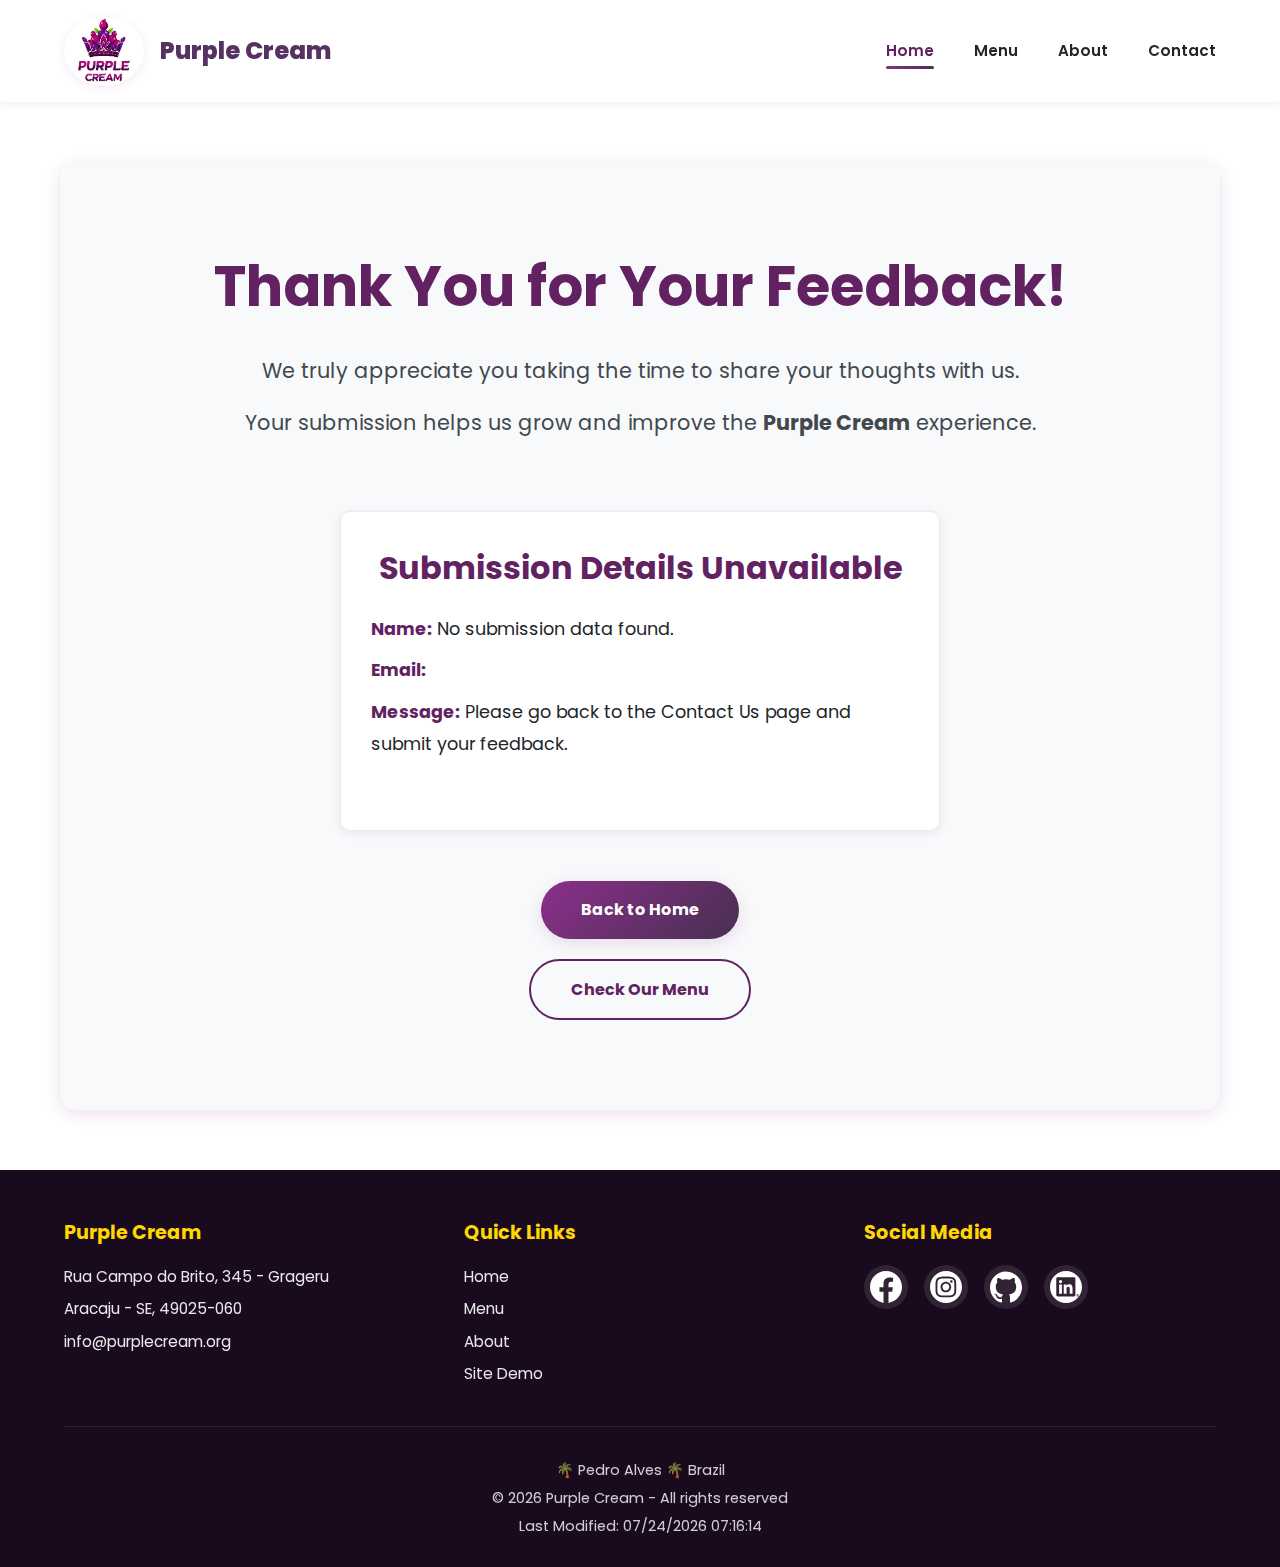
<file: final/thank-you.html>
<!DOCTYPE html>
<html lang="en-US">
<head>
    <meta charset="UTF-8">
    <meta name="viewport" content="width=device-width, initial-scale=1.0">
    <meta name="description" content="Thank you for your submission to Purple Cream! We appreciate your feedback.">
    <meta name="author" content="Pedro Alves">

    <meta property="og:title" content="Thank You - Purple Cream">
    <meta property="og:description" content="We've received your message. Thank you for contacting Purple Cream!">
    <meta property="og:image" content="https://pdmoura.github.io/wdd231/final/images/og-image.webp">
    <meta property="og:url" content="https://pdmoura.github.io/wdd231/final/thankyou.html">
    <meta property="og:locale" content="en_US">
    <meta property="og:type" content="website">

    <title>Thank You! - Purple Cream</title>

    <link rel="stylesheet" href="styles/base.css">
    <link rel="stylesheet" href="styles/base-responsive.css">
    <link rel="stylesheet" href="styles/thank-you.css"> 

    <script src="scripts/menu.js" defer></script>
    <script src="scripts/thank-you.js" defer></script> 
    <script src="scripts/getdates.js" defer></script>

    <link rel="icon" href="favicon.ico">

    <link rel="preconnect" href="https://fonts.googleapis.com">
    <link rel="preconnect" href="https://fonts.gstatic.com" crossorigin>
    <link href="https://fonts.googleapis.com/css2?family=Poppins:wght@300;400;600;700;900&display=swap" rel="stylesheet">
</head>
<body>
    <header>
        <div class="header-container">
            <a class="logo" href="#">
                <img src="images/logo.webp" alt="Purple Cream logo" width="80" height="70">
                <span class="logo-text">Purple Cream</span>
            </a>
            <nav id="mainNav">
                <ul>
                    <li><a href="index.html" class="active">Home</a></li>
                    <li><a href="shop.html">Menu</a></li>
                    <li><a href="about-us.html">About</a></li>
                    <li><a href="index.html#contato">Contact</a></li>
                </ul>
            </nav>
            <div class="hamburger" id="hamburgerButton">
                <span></span>
                <span></span>
                <span></span>
            </div>
        </div>
    </header>
    <main>
        <section class="thank-you-section">
            <h1>Thank You for Your Feedback!</h1>
            <p>We truly appreciate you taking the time to share your thoughts with us.</p>
            <p>Your submission helps us grow and improve the <strong>Purple Cream</strong> experience.</p>
            
            <div class="submitted-info">
                <h2>Here's what you submitted:</h2>
                <p><strong>Name:</strong> <span id="submittedName"></span></p>
                <p><strong>Email:</strong> <span id="submittedEmail"></span></p>
                <p><strong>Message:</strong> <span id="submittedSuggestion"></span></p>
            </div>

            <a href="index.html" class="btn-back-home">Back to Home</a>
            <a href="shop.html" class="btn-check-menu">Check Our Menu</a>
        </section>
    </main>
    <footer>
        <div class="footer-content">
            <div class="footer-section">
                <h3>Purple Cream</h3>
                <p>Rua Campo do Brito, 345 - Grageru</p>
                <p>Aracaju - SE, 49025-060</p>
                <p>info@purplecream.org</p>
            </div>
            
            <div class="footer-section">
                <h3>Quick Links</h3>
                <ul>
                    <li><a href="index.html">Home</a></li>
                    <li><a href="shop.html">Menu</a></li>
                    <li><a href="about-us.html">About</a></li>
                    <li><a href="https://youtu.be/GI9K6WYMsMQ" target="_blank">Site Demo</a></li>
                </ul>
            </div>
            
            <div class="footer-section">
                <h3>Social Media</h3>
                <div class="social-links">
                    <a href="https://www.facebook.com/profile.php?id=100005712794002" target="_blank" title="Facebook" aria-label="Facebook profile">
                        <img src="images/facebook.svg" alt="Facebook" width="32" height="32">
                    </a>
                    <a href="https://www.instagram.com/pedrow_amoura/" target="_blank" title="Instagram" aria-label="Instagram profile">
                        <img src="images/instagram-circle.svg" alt="Instagram" width="32" height="32">
                    </a>
                    <a href="https://www.github.com/pdmoura" target="_blank" title="Github" aria-label="Github profile">
                        <img src="images/github.svg" alt="Github" width="32" height="32">
                    </a>
                    <a href="https://www.linkedin.com/in/pedroalves0" target="_blank" title="Linkedin" aria-label="Linkedin profile">
                        <img src="images/linkedin-circle.svg" alt="Linkedin" width="32" height="32">
                    </a>
                </div>
            </div>
        </div>
        
        <div class="footer-bottom">
            <p>🌴 Pedro Alves 🌴 Brazil</p>
            <p>© <span id="currentYear"></span> Purple Cream - All rights reserved</p>
            <p id="lastModified"></p>
        </div>
    </footer>
</body>
</html>
</file>
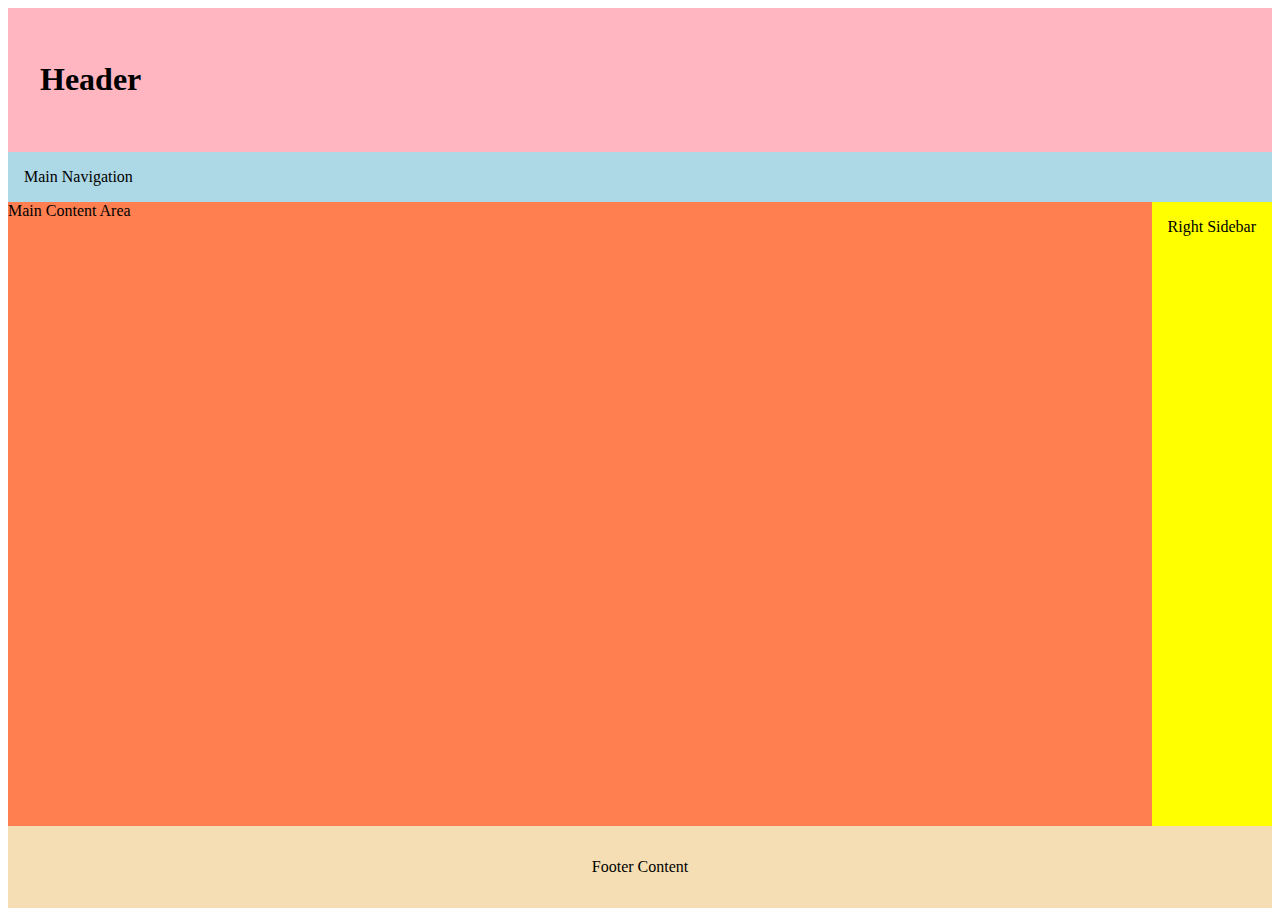
<file: week01/holygrail.html>
<!DOCTYPE html>
<html lang="en">

<head>
    <meta charset="UTF-8">
    <meta name="viewport" content="width=device-width, initial-scale=1.0">
    <link rel="stylesheet" href="styles/holygrail.css">
    <title>Document</title>
</head>

<body>
    <header>
        <h1 contenteditable>Header</h1>
    </header>
    <nav>Main Navigation</nav>
    <main contenteditable>Main Content Area</main>
    <div class="right-sidebar" contenteditable>Right Sidebar</div>
    <footer contenteditable>Footer Content</footer>
</body>

</html>
</file>
<file: final/styles/base.css>
* {
    margin: 0;
    padding: 0;
    box-sizing: border-box;
}

:root {
    --primary: #622262;
    --secondary: #8f004c;
    --accent: #FFD700;
    --dark: #1a0a1e;
    --light: #ffffff;
    --gray-100: #f8f9fa;
    --gray-200: #e9ecef;
    --gray-300: #dee2e6;
    --gray-600: #41484e;
    --gray-900: #212529;
    --gradient-primary: linear-gradient(135deg, #8B2F8B 0%, #473050 100%);
    --gradient-secondary: linear-gradient(135deg, #667eea 0%, #764ba2 100%);
    --shadow-sm: 0 2px 8px rgba(139, 47, 139, 0.1);
    --shadow-md: 0 4px 16px rgba(139, 47, 139, 0.15);
    --shadow-lg: 0 8px 32px rgba(139, 47, 139, 0.2);
    --transition: all 0.3s cubic-bezier(0.4, 0, 0.2, 1);
}

html {
    scroll-behavior: smooth;
}

body {
    font-family: 'Poppins', -apple-system, BlinkMacSystemFont , 'Segoe UI', Roboto, sans-serif;
    line-height: 1.6;
    color: var(--gray-900);
    overflow-x: hidden;
}

/* Header Moderno */
header {
    background: var(--light);
    padding: 1rem 5%;
    position: sticky;
    top: 0;
    z-index: 1000;
    box-shadow: var(--shadow-sm);
    backdrop-filter: blur(10px);
    transition: var(--transition);
}

.header-container {
    max-width: 1400px;
    margin: 0 auto;
    display: flex;
    justify-content: space-between;
    align-items: center;
}

.logo {
    display: flex;
    align-items: center;
    gap: 1rem;
    text-decoration: none;
}

.logo img {
    border-radius: 50%;
    box-shadow: var(--shadow-sm);
}

.logo-text {
    font-size: 1.5rem;
    font-weight: 800;
    color: #553262;

}

/* Navigation */
nav ul {
    display: flex;
    gap: 2.5rem;
    list-style: none;
    align-items: center;
}

nav a {
    text-decoration: none;
    color: var(--gray-900);
    font-weight: 600;
    font-size: 0.95rem;
    position: relative;
    padding: 0.5rem 0;
    transition: var(--transition);
}

nav a::after {
    content: '';
    position: absolute;
    bottom: 0;
    left: 0;
    width: 0;
    height: 3px;
    background: var(--gradient-primary);
    transition: width 0.3s ease;
    border-radius: 3px;
}

nav a:hover::after,
nav a.active::after {
    width: 100%;
}

nav a:hover,
nav a.active {
    color: var(--primary);
}

/* Hamburger Menu */
.hamburger {
    display: none;
    flex-direction: column;
    gap: 5px;
    cursor: pointer;
    padding: 0.5rem;
}

.hamburger span {
    width: 28px;
    height: 3px;
    background: var(--primary);
    border-radius: 3px;
    transition: var(--transition);
}

.hamburger.active span:nth-child(1) {
    transform: translateY(8px) rotate(45deg);
}

.hamburger.active span:nth-child(2) {
    opacity: 0;
}

.hamburger.active span:nth-child(3) {
    transform: translateY(-8px) rotate(-45deg);
}

/* Footer Moderno */
footer {
    background: var(--dark);
    color: var(--light);
    padding: 3rem 5% 1.5rem;
}

.footer-content {
    max-width: 1400px;
    margin: 0 auto;
    display: grid;
    grid-template-columns: repeat(auto-fit, minmax(250px, 1fr));
    gap: 3rem;
    margin-bottom: 2rem;
}

.footer-section h3 {
    color: var(--accent);
    margin-bottom: 1rem;
    font-size: 1.2rem;
}

.footer-section p,
.footer-section li {
    margin-bottom: 0.5rem;
    opacity: 0.9;
    font-size: 0.95rem;
}

.footer-section ul {
    list-style: none;
}

.footer-section a {
    color: var(--light);
    text-decoration: none;
    transition: var(--transition);
}

.footer-section a:hover {
    color: var(--accent);
    padding-left: 5px;
}

.social-links {
    display: flex;
    gap: 1rem;
    margin-top: 1rem;
}

.social-links a {
    width: 44px;
    height: 44px;
    background: rgba(255, 255, 255, 0.1);
    border-radius: 50%;
    display: flex;
    align-items: center;
    justify-content: center;
    transition: var(--transition);
}

.social-links a:hover {
    background: var(--gradient-primary);
    transform: translateY(-3px);
    padding-left: 0;
}

.social-links img {
    filter: brightness(0) invert(1);
}

.footer-bottom {
    max-width: 1400px;
    margin: 0 auto;
    padding-top: 2rem;
    border-top: 1px solid rgba(255, 255, 255, 0.1);
    text-align: center;
    opacity: 0.8;
    font-size: 0.9rem;
}

.footer-bottom p {
    margin-bottom: 0.3rem;
}

/* Utility Classes */
.section-title {
    font-size: 2.5rem;
    font-weight: 900;
    text-align: center;
    margin-bottom: 1rem;
    color: var(--primary);

}

.section-subtitle {
    text-align: center;
    font-size: 1.1rem;
    color: var(--gray-600);
    margin-bottom: 3rem;
    max-width: 700px;
    margin-left: auto;
    margin-right: auto;
}

/* Buttons */
.btn-primary {
    display: inline-block;
    padding: 1rem 2.5rem;
    background: var(--gradient-primary);
    color: var(--light);
    text-decoration: none;
    border-radius: 50px;
    font-weight: 700;
    font-size: 1rem;
    box-shadow: var(--shadow-md);
    transition: var(--transition);
    border: none;
    cursor: pointer;
}

.btn-primary:hover {
    transform: translateY(-3px);
    box-shadow: var(--shadow-lg);
}

.btn-secondary {
    display: inline-block;
    padding: 1rem 2.5rem;
    background: transparent;
    color: var(--primary);
    text-decoration: none;
    border-radius: 50px;
    font-weight: 700;
    font-size: 1rem;
    border: 2px solid var(--primary);
    transition: var(--transition);
}

.btn-secondary:hover {
    background: var(--primary);
    color: var(--light);
    transform: translateY(-3px);
}

/* Animations */
@keyframes fadeInUp {
    from {
        opacity: 0;
        transform: translateY(30px);
    }
    to {
        opacity: 1;
        transform: translateY(0);
    }
}

@keyframes float {
    0%, 100% {
        transform: translateY(0);
    }
    50% {
        transform: translateY(-20px);
    }
}

@keyframes pulse {
    0%, 100% {
        opacity: 1;
    }
    50% {
        opacity: 0.5;
    }
}
</file>
<file: final/styles/home.css>
/* Hero Section Moderna */
.hero-section {
    min-height: 85vh;
    display: flex;
    align-items: center;
    padding: 4rem 5%;
    background: linear-gradient(135deg, #f5f7fa 0%, #e3e9f0 100%);
    position: relative;
    overflow: hidden;
}

.hero-section::before {
    content: '';
    position: absolute;
    width: 600px;
    height: 600px;
    background: radial-gradient(circle, rgba(255, 20, 147, 0.08) 0%, transparent 70%);
    border-radius: 50%;
    top: -200px;
    right: -200px;
    animation: pulse 4s ease-in-out infinite;
}

.hero-content {
    max-width: 1400px;
    margin: 0 auto;
    display: grid;
    grid-template-columns: 1.2fr 1fr;
    gap: 4rem;
    align-items: center;
}

.hero-text {
    animation: fadeInUp 0.8s ease;
}

.hero-badge {
    display: inline-block;
    padding: 0.5rem 1.5rem;
    background: rgba(139, 47, 139, 0.1);
    color: #2a0736;
    border-radius: 50px;
    font-weight: 600;
    font-size: 0.9rem;
    margin-bottom: 1.5rem;
}

.hero-text h1 {
    font-size: 3.5rem;
    font-weight: 900;
    line-height: 1.1;
    margin-bottom: 1.5rem;
    background: var(--gradient-primary);
    -webkit-background-clip: text;
    -webkit-text-fill-color: transparent;
    background-clip: text;
}

.hero-text p {
    font-size: 1.2rem;
    color: var(--gray-600);
    margin-bottom: 2.5rem;
    line-height: 1.8;
}

.hero-buttons {
    display: flex;
    gap: 1.5rem;
    flex-wrap: wrap;
}

.hero-image {
    position: relative;
    animation: float 6s ease-in-out infinite;
}

.image-decoration {
    position: absolute;
    top: -20px;
    right: -20px;
    width: 100%;
    height: 100%;
    background: var(--gradient-primary);
    border-radius: 30px;
    z-index: 0;
    opacity: 0.2;
}

.hero-image img {
    position: relative;
    width: 100%;
    height: auto;
    border-radius: 30px;
    box-shadow: var(--shadow-lg);
    z-index: 1;
}

/* Features Section */
.features-section {
    padding: 4rem 5%;
    background: var(--light);
}

.features-grid {
    max-width: 1400px;
    margin: 0 auto;
    display: grid;
    grid-template-columns: repeat(auto-fit, minmax(250px, 1fr));
    gap: 2rem;
}

.feature-card {
    text-align: center;
    padding: 2rem;
    background: var(--gray-100);
    border-radius: 20px;
    transition: var(--transition);
}

.feature-card:hover {
    transform: translateY(-5px);
    box-shadow: var(--shadow-md);
}

.feature-icon {
    font-size: 3rem;
    margin-bottom: 1rem;
}

.feature-card h2 {
    font-size: 1.3rem;
    font-weight: 700;
    margin-bottom: 0.5rem;
    color: var(--primary);
}

.feature-card p {
    color: var(--gray-600);
    font-size: 0.95rem;
}

/* CTA Section */
.cta-section {
    padding: 6rem 5%;
    background: var(--gray-100);
}

.cta-grid {
    max-width: 1400px;
    margin: 0 auto;
    display: grid;
    grid-template-columns: repeat(auto-fit, minmax(400px, 1fr));
    gap: 3rem;
}

.cta-card {
    background: var(--light);
    border-radius: 20px;
    overflow: hidden;
    box-shadow: var(--shadow-md);
    transition: var(--transition);
}

.cta-card:hover {
    transform: translateY(-10px);
    box-shadow: var(--shadow-lg);
}

.cta-image {
    width: 100%;
    height: 300px;
    overflow: hidden;
    position: relative;
}

.cta-image img {
    width: 100%;
    height: auto;
    object-fit: cover;
    transition: transform 0.5s ease;
}

.cta-card:hover .cta-image img {
    transform: scale(1.1);
}

.cta-content {
    padding: 2rem;
}

.cta-content h3 {
    font-size: 1.8rem;
    font-weight: 700;
    margin-bottom: 1rem;
    color: var(--primary);
}

.cta-content p {
    color: var(--gray-600);
    margin-bottom: 1.5rem;
    line-height: 1.6;
}

.cta-link {
    display: inline-flex;
    align-items: center;
    gap: 0.5rem;
    color: var(--secondary);
    text-decoration: none;
    font-weight: 600;
    transition: gap 0.3s;
}

.cta-link:hover {
    gap: 1rem;
}

/* Contact Section */
.contact-section {
    padding: 6rem 5%;
    background: linear-gradient(135deg, #f5f7fa 0%, #e3e9f0 100%);
}

.contact-container {
    max-width: 1400px;
    margin: 0 auto;
}

/* Grid Principal: Formulário + Mapa */
.contact-grid {
    display: grid;
    grid-template-columns: 1fr 1fr;
    gap: 2.5rem;
    margin-bottom: 2.5rem;
}

/* Formulário */
.contact-form-card {
    background: var(--light);
    padding: 2rem;
    border-radius: 20px;
    box-shadow: var(--shadow-md);
    transition: var(--transition);
}

.contact-form-card:hover {
    transform: translateY(-3px);
    box-shadow: var(--shadow-lg);
}

.contact-form-card h3 {
    color: var(--primary);
    margin-bottom: 1.5rem;
    font-size: 1.5rem;
    display: flex;
    align-items: center;
    gap: 0.5rem;
}

.form-group {
    margin-bottom: 1.2rem;
}

.form-group label {
    display: block;
    margin-bottom: 0.5rem;
    font-weight: 600;
    color: var(--gray-900);
    font-size: 0.95rem;
}

.form-group input,
.form-group textarea {
    width: 100%;
    padding: 0.9rem;
    border: 2px solid var(--gray-300);
    border-radius: 10px;
    font-family: inherit;
    font-size: 1rem;
    transition: var(--transition);
    background: var(--gray-100);
}

.form-group input:focus,
.form-group textarea:focus {
    outline: none;
    border-color: var(--primary);
    background: var(--light);
    box-shadow: 0 0 0 4px rgba(139, 47, 139, 0.1);
}

.form-group textarea {
    resize: vertical;
    min-height: 120px;
}

.submit-btn {
    width: 100%;
    padding: 1rem;
    background: var(--gradient-primary);
    color: var(--light);
    border: none;
    border-radius: 12px;
    font-size: 1.1rem;
    font-weight: 700;
    cursor: pointer;
    transition: var(--transition);
}

.submit-btn:hover {
    transform: translateY(-2px);
    box-shadow: var(--shadow-lg);
}

.message {
    margin-top: 1rem;
    padding: 1rem;
    border-radius: 10px;
    font-weight: 600;
    display: none;
    animation: slideIn 0.3s ease;
}

.message.success {
    background: #d4edda;
    color: #155724;
    border: 1px solid #c3e6cb;
    display: block;
}

.message.error {
    background: #f8d7da;
    color: #721c24;
    border: 1px solid #f5c6cb;
    display: block;
}

/* Mapa */
.map-container {
    background: var(--light);
    border-radius: 20px;
    overflow: hidden;
    box-shadow: var(--shadow-md);
    width: 100%;
    height: 100%;
    min-height: 500px;
    position: relative;
    border: 3px solid var(--primary);
    transition: var(--transition);
}

.map-container:hover {
    transform: translateY(-3px);
    box-shadow: var(--shadow-lg);
}

.map-container::before {
    content: '📍 Our Location is Below';
    position: absolute;
    top: 1rem;
    left: 1rem;
    background: var(--light);
    padding: 0.5rem 1rem;
    border-radius: 20px;
    font-weight: 700;
    color: var(--primary);
    z-index: 10;
    box-shadow: var(--shadow-sm);
}

.map-container iframe {
    width: 100%;
    height: 100%;
    border: none;
    display: block;
}

/* Grid de Cards de Info - EMBAIXO */
.contact-info-grid {
    display: grid;
    grid-template-columns: repeat(3, 1fr);
    gap: 2rem;
}

.contact-info-card {
    background: var(--light);
    padding: 2rem;
    border-radius: 16px;
    box-shadow: var(--shadow-md);
    transition: var(--transition);
    text-align: center;
}

.contact-info-card:hover {
    transform: translateY(-5px);
    box-shadow: var(--shadow-lg);
}

.contact-info-card h3 {
    color: var(--primary);
    margin-bottom: 1rem;
    font-size: 1.3rem;
    display: flex;
    align-items: center;
    justify-content: center;
    gap: 0.5rem;
}

.contact-info-card p {
    margin-bottom: 0.5rem;
    color: var(--gray-600);
    font-size: 0.95rem;
    line-height: 1.6;
}

.contact-info-card p strong {
    color: var(--gray-900);
}

/* Card WhatsApp com destaque */
.whatsapp-card {
    background: linear-gradient(135deg, #25D366 0%, #128C7E 100%);
    color: var(--light);
    border: 2px solid rgba(255, 255, 255, 0.3);
}

.whatsapp-card h3 {
    color: var(--light);
}

.whatsapp-card p {
    color: rgba(255, 255, 255, 0.95);
}

.whatsapp-btn {
    display: inline-flex;
    align-items: center;
    justify-content: center;
    gap: 0.75rem;
    width: 100%;
    padding: 1rem;
    background: var(--light);
    color: #126831;
    text-decoration: none;
    border-radius: 12px;
    font-weight: 700;
    margin-top: 1rem;
    transition: var(--transition);
    box-shadow: 0 4px 12px rgba(0, 0, 0, 0.15);
}

.whatsapp-btn svg {
    transition: transform 0.3s ease;
}

.whatsapp-btn:hover {
    transform: scale(1.05);
    box-shadow: 0 6px 20px rgba(255, 255, 255, 0.3);
}

.whatsapp-btn:hover svg {
    transform: scale(1.2) rotate(10deg);
}

/* Card de Horários */
.hours-card {
    background: linear-gradient(135deg, #667eea 0%, #764ba2 100%);
    color: var(--light);
}

.hours-card h3 {
    color: var(--light);
}

.hours-card p {
    color: rgba(255, 255, 255, 0.95);
}

/* Animação */
@keyframes slideIn {
    from {
        opacity: 0;
        transform: translateY(30px);
    }
    to {
        opacity: 1;
        transform: translateY(0);
    }
}
</file>
<file: final/styles/base-responsive.css>
/* Tablet */
@media (max-width: 968px) {
    /* Header */
    nav {
        position: fixed;
        top: 80px;
        left: -100%;
        width: 100%;
        height: calc(100vh - 80px);
        background: var(--light);
        transition: left 0.3s ease;
        box-shadow: var(--shadow-lg);
        z-index: 999;
    }

    nav.active {
        left: 0;
    }

    nav ul {
        flex-direction: column;
        gap: 0;
        padding: 2rem 0;
        height: 100%;
    }

    nav ul li {
        width: 100%;
        text-align: center;
        padding: 1rem 0;
        border-bottom: 1px solid var(--gray-200);
    }

    nav a {
        display: block;
        padding: 1rem;
        font-size: 1.1rem;
    }

    .hamburger {
        display: flex;
    }

    /* Hero Section */
    .hero-content {
        grid-template-columns: 1fr;
        gap: 3rem;
    }

    .hero-text h1 {
        font-size: 2.5rem;
    }

    .hero-buttons {
        justify-content: center;
    }

    /* CTA Grid */
    .cta-grid {
        grid-template-columns: 1fr;
    }

    /* Contact Grid */
    .contact-grid {
        grid-template-columns: 1fr;
        gap: 2rem;
        margin-bottom: 2rem;
    }

    .map-container {
        min-height: 350px;
    }

    /* Info Cards embaixo - 2 colunas em tablet */
    .contact-info-grid {
        grid-template-columns: repeat(2, 1fr);
        gap: 1.5rem;
    }

    .contact-info-grid .contact-info-card:last-child {
        grid-column: 1 / -1;
    }

    /* Footer */
    .footer-content {
        grid-template-columns: 1fr;
        gap: 2rem;
        text-align: center;
    }

    .social-links {
        justify-content: center;
    }

    /* Features */
    .features-grid {
        grid-template-columns: repeat(2, 1fr);
    }

    /* Section Title */
    .section-title {
        font-size: 2rem;
    }
}

/* Mobile */
@media (max-width: 600px) {
    /* Header */
    .logo-text {
        font-size: 1.2rem;
    }

    .logo img {
        width: 60px;
        height: 52px;
    }

    /* Hero */
    .hero-section {
        min-height: auto;
        padding: 3rem 5%;
    }

    .hero-text h1 {
        font-size: 2rem;
    }

    .hero-text p {
        font-size: 1rem;
    }

    .hero-buttons {
        flex-direction: column;
        width: 100%;
    }

    .btn-primary,
    .btn-secondary {
        width: 100%;
        text-align: center;
    }

    /* Features */
    .features-grid {
        grid-template-columns: 1fr;
    }

    .features-section {
        padding: 3rem 5%;
    }

    /* CTA */
    .cta-section {
        padding: 3rem 5%;
    }

    .cta-grid {
        grid-template-columns: 1fr;
        gap: 2rem;
    }

    .cta-image {
        height: 220px;
    }

    .cta-content {
        padding: 1.5rem;
    }

    .cta-content h3 {
        font-size: 1.5rem;
    }

    /* Contact Section */
    .contact-section {
        padding: 3rem 5%;
    }

    .section-title {
        font-size: 1.8rem;
    }

    .section-subtitle {
        font-size: 1rem;
        padding: 0 1rem;
    }

    .contact-grid {
        margin-bottom: 1.5rem;
    }

    .contact-info-card,
    .contact-form-card {
        padding: 1.5rem;
    }

    .contact-info-card h3,
    .contact-form-card h3 {
        font-size: 1.2rem;
    }

    .contact-info-card p {
        font-size: 0.9rem;
    }

    .whatsapp-btn {
        font-size: 0.95rem;
        padding: 0.9rem;
    }

    .map-container {
        min-height: 300px;
    }

    .map-container::before {
        font-size: 0.85rem;
        padding: 0.4rem 0.8rem;
    }

    .form-group input,
    .form-group textarea {
        font-size: 0.95rem;
        padding: 0.8rem;
    }

    .submit-btn {
        font-size: 1rem;
        padding: 0.9rem;
    }

    .contact-info-grid {
        gap: 1.2rem;
    }

    /* Footer */
    footer {
        padding: 2rem 5% 1rem;
    }

    .footer-section h3 {
        font-size: 1.1rem;
    }

    .footer-section p,
    .footer-section li {
        font-size: 0.9rem;
    }

    .footer-bottom {
        font-size: 0.85rem;
    }

    .contact-info-grid {
    grid-template-columns: 1fr; /* Ensures cards stack vertically */
    gap: 1.5rem;
    }

}

/* Extra Small Devices */
@media (max-width: 400px) {
    .hero-text h1 {
        font-size: 1.75rem;
    }

    .section-title {
        font-size: 1.5rem;
    }

    .feature-card {
        padding: 1.5rem;
    }

    .form-group input,
    .form-group textarea {
        font-size: 0.95rem;
    }
}
</file>
<file: styles/prophets.css>
@import url("https://fonts.googleapis.com/css2?family=Open+Sans:ital,wght@0,300..800;1,300..800&display=swap");

:root {
  --purple: #4d4d96;
  --dark-blue: #1d4e89;
}

* {
  box-sizing: border-box;
}

body {
  font-family: "Open Sans", sans-serif;
  height: 100vh;
}

h1 {
  text-align: center;
  text-transform: uppercase;
  color: #1d4e89;
  margin: 50px 0;
}

#cards {
  display: grid;
  grid-template-columns: repeat(auto-fit, minmax(280px, 1fr));
  gap: 20px;
  max-width: 1500px;
  margin: 20px auto;
  justify-items: center;
}

h2 {
  color: var(--dark-blue);
  font-size: 1.5rem;
  text-align: center;
}

p {
  font-weight: 500;
  text-align: center;
  font-size: 15px;
  margin: 0;
}

section {
  padding: 30px;
  border: solid 1px #4e4e96;
  background-color: #dddddd;
  border-radius: 10px;
  display: flex;
  flex-direction: column;
  align-items: center;
}

img {
  box-shadow: 4px 4px 6px rgba(0, 0, 0, 0.6);
  max-width: 225px;
  width: 100%;
  height: auto;
  margin-top: 20px;
  padding: 15px;
}

footer {
  text-align: center;
  background-color: #1d4e89;
  padding: 50px 0;
  color: #fff;
}
</file>
<file: chamber/styles/header.css>
:root {
    --color1: #2c3e50; /* Midnight Blue */
    --color2: #09622e; /* Dark Green */
    --color3: #eaecee; /* Light Steel Gray */
    --roboto: "Open Sans", "Roboto", Arial, sans-serif;
}

/************ HEADER ****************/
header {
    background-color: var(--color1);
    color: white;
    border-bottom: 5px solid var(--color2);
    position: sticky;
    top: 0;
    z-index: 1000;
    padding: 10px 0;
    width: 100%;
}

.header-container {
    display: grid;
    grid-template-columns: auto 1fr auto; /* logo | span | button */
    align-items: center;
    column-gap: 1rem;
    width: 100%;
    padding: 0 1rem;
    margin: 0 auto;
}

header span {
    font-family: var(--roboto);
    color: #fff;
    font-size: 1.1rem;
    font-weight: bold;
    justify-self: start;
}

.logo img {
    max-width: 85px;
    height: auto;
    border-radius: 6px;
    display: block;
}

/***************** HAMBURGER NAVIGATION *********************/
#humbutton {
    background: none;
    border: none;
    font-size: 2.5rem;
    color: white;
    cursor: pointer;
    justify-self: end;
}

#humbutton::before {
    content: "≡";
}

#humbutton.show::before {
    content: "x";
}

.navigation {
    display: none;
    grid-column: 1 / 4;
    font-family: var(--roboto);
    text-align: left;
    font-size: 1.2rem;
    text-decoration: none;
}

.navigation.show {
    display: block;
}

.navigation ul {
    list-style-type: none;
    margin: 1rem 0 0 0;
    padding: 0;
}

.navigation a {
    display: block;
    padding: 0.9rem 10px;
    text-decoration: none;
    color: #fff;
    text-align: center;
    cursor: pointer;
    transition: background-color 0.4s ease;
}

.navigation li.current a {
    background-color: var(--color3);
    color: var(--color1);
    font-weight: bold;
    border-radius: 10px;
}

.navigation a:hover {
    color: var(--color1);
    background-color: var(--color3);
    border-radius: 10px;
}

@media only screen and (min-width: 962px) {
    .header-container {
        grid-template-columns: auto 1fr auto; /* logo | span | nav */
        max-width: 1530px;
    }

    header span {
        font-size: 1.5rem;
    }

    #humbutton {
        display: none;
    }

    .navigation {
        display: block;
        grid-column: 3/4;
    }
    
    .navigation ul {
        display: flex;
        justify-content: flex-end;
        gap: 5px;
        margin: 0;
    }

    .navigation a {
        padding: 10px 15px;
        border-radius: 6px;
    }
}
</file>
<file: chamber/styles/footer.css>
:root {
    --color1: #2c3e50; /* Midnight Blue */
    --color2: #09622e; /* Dark Green */
}

footer {
    background-color: var(--color1);
    color: white;
    padding: 20px;
    min-height: 180px;
    box-sizing: border-box;
    width: 100%;
    border-top: 5px solid var(--color2);
    margin-top: 10px;
}

footer p {
    font-family: var(--roboto);
    color: #fff;
    margin-bottom: 10px;
    text-align: center;
    line-height: 1.5;
}

footer .date p {
    min-height: 1.5em; /* Reserves space for one line of text */
}


.social {
    text-align: center;
    margin: 20px 0;
    display: flex;
    justify-content: center;
    gap: 15px;
}

.social img {
    width: 40px;
    height: 40px;
    transition: transform 0.4s ease, opacity 0.3s ease;
}

.social a:hover img {
    transform: scale(1.1);
    opacity: 0.7;
}

@media only screen and (min-width: 768px) {
    footer {
        display: grid;
        grid-template-columns: 1fr auto 1fr;
        justify-items: center;
        align-items: center;
        gap: 20px;
        padding: 20px 10px;
    }
    .info {
        text-align: left;
    }
    .date {
        text-align: right;
    }
    .info p, .date p {
        text-align: inherit;
    }
    .social img {
        width: 48px;
        height: 48px;
    }
}
</file>
<file: chamber/styles/join.css>
:root {
    --color1: #2c3e50; /* Midnight Blue */
    --color2: #09622e; /* Dark Green */
    --color3: #eaecee; /* Light Steel Gray */
    --roboto: "Open Sans", "Roboto", Arial, sans-serif;
}

*, *::before, *::after {
    box-sizing: border-box;
    outline: none;
}

body {
    background-color: #f8f9fa;
    font-family: var(--roboto);
}

body.modal-open {
    overflow: hidden;
}

/*-************* LAYOUT **************-*/
main {
    display: grid;
    gap: 2rem;
    padding: 2rem 1rem;
    max-width: 1200px;
    margin: 0 auto;
}

h1 {
    font-family: var(--roboto);
    color: var(--color1);
    text-align: center;
    grid-column: 1 / -1;
    margin-bottom: 1rem;
    font-size: 2.2rem;
}

/* On larger screens, create a two-column layout */
@media (min-width: 900px) {
    main {
        grid-template-columns: 2fr 1fr;
    }
}

/*-************* SECTION STYLES **************-*/
.form-container, .membership-container {
    background-color: #fff;
    padding: 2rem;
    border-radius: 12px;
    box-shadow: 0 4px 12px rgba(0,0,0,0.08);
}

h2 {
    font-family: var(--roboto);
    font-size: 1.8rem;
    color: var(--color1);
    margin-top: 0;
    margin-bottom: 1.5rem;
    padding-bottom: 0.5rem;
    border-bottom: 2px solid var(--color3);
}

/*-************* FORM STYLES **************-*/
.designOne {
    display: flex;
    flex-direction: column;
    gap: 1.25rem;
}

.designOne label {
    color: var(--color1);
    font-size: 0.9rem;
    font-weight: 600;
}

.designOne input[type="text"],
.designOne input[type="email"],
.designOne input[type="tel"],
.designOne textarea {
    display: block;
    width: 100%;
    padding: 0.8rem 1rem;
    border: 1px solid #ccc;
    border-radius: 8px;
    font-size: 1rem;
    font-family: var(--roboto);
    margin-top: 0.35rem;
    transition: border-color 0.3s, box-shadow 0.3s;
}

.designOne input:focus,
.designOne textarea:focus {
    outline: none;
    border-color: var(--color2);
    box-shadow: 0 0 0 3px rgba(9, 98, 46, 0.2);
}

.designOne textarea {
    min-height: 120px;
    resize: vertical;
}

.designOne input:required:valid {
    border-left-color: var(--color2);
    border-left-width: 5px;
}
.designOne input:required {
    border-left-color: #d70000;
    border-left-width: 5px;
}


.designOne h3 {
    font-size: 1.1rem;
    color: var(--color1);
    margin: 1rem 0 0.5rem 0;
}

/* Radio Button Styling */
.radio-group {
    display: flex;
    flex-direction: column;
    gap: 0.75rem;
}

.radio-group label {
    display: flex;
    align-items: center;
    gap: 0.75rem;
    padding: 0.85rem;
    border: 1px solid #ccc;
    border-radius: 8px;
    cursor: pointer;
    transition: background-color 0.3s, border-color 0.3s;
    font-weight: 500;
}
.radio-group label:hover {
    background-color: #f8f8f8;
    border-color: var(--color1);
}

.designOne input[type="radio"] {
    accent-color: var(--color2); /* Modern way to color radios */
    width: 1.2em;
    height: 1.2em;
}

/* Submit Button */
.designOne input[type="submit"] {
    background-color: var(--color2);
    color: white;
    border: none;
    padding: 1rem;
    border-radius: 8px;
    font-size: 1.1rem;
    font-weight: 600;
    font-family: var(--roboto);
    cursor: pointer;
    transition: background-color 0.3s ease;
    margin-top: 1rem;
}

.designOne input[type="submit"]:hover {
    background-color: #074e26; /* Darker green for hover */
}

/*-************* MEMBERSHIP LEVELS **************-*/
.membership-container {
    display: flex;
    flex-direction: column;
    gap: 1.5rem;
}

.membership-container aside {
    background-color: var(--color3);
    border: 1px solid #d6d9db;
    border-radius: 8px;
    padding: 1.5rem;
    text-align: center;
    display: flex;
    flex-direction: column;
    justify-content: space-between;
    animation: slidein 1s ease-out;
    transition: transform 0.4s ease, box-shadow 0.3s ease, background 0.4s ease;
}

.membership-container aside:hover {
    transform: translateY(-5px);
    box-shadow: 0 8px 16px rgba(0,0,0,0.1);
}

/* Bronze Gradient on Hover */
.membership-container aside:nth-of-type(2):hover {
    background: linear-gradient(145deg, #f3e9dc, #6d4d22);
}

/* Silver Gradient on Hover */
.membership-container aside:nth-of-type(3):hover {
    background: linear-gradient(145deg, #f7f7f7, #868282);
}

/* Gold Gradient on Hover */
.membership-container aside:nth-of-type(4):hover {
    background: linear-gradient(145deg, #faeab5, #cea93c);
}

.membership-container h3 {
    margin: 0 0 0.5rem 0;
    color: var(--color1);
    font-size: 1.2rem;
}

.membership-container p {
    margin: 0 0 1rem 0;
    color: #424242;
    flex-grow: 1;
    font-weight: 400;
}

.membership-container button {
    background-color: var(--color1);
    color: white;
    border: none;
    padding: 0.75rem 1.5rem;
    border-radius: 8px;
    font-family: var(--roboto);
    font-weight: 600;
    cursor: pointer;
    transition: background-color 0.3s ease;
}

.membership-container button:hover {
    background-color: #1a2531; /* Darker blue for hover */
}


/*-************* MODAL STYLES **************-*/
#mlModal {
    position: relative;
    border: 2px solid var(--color2);
    border-radius: 8px;
    padding: 1.5rem;
    background-color: #fff;
    box-shadow: 0 0 25px rgba(0,0,0,0.2);
    width: clamp(300px, 90%, 600px);
}

#mlModal div {
    display: flex;
    justify-content: space-between;
    align-items: center;
    border-bottom: 2px solid var(--color3);
    margin-bottom: 1rem;
}

#mlModal h4 {
    font-size: 1.5rem;
    font-weight: 600;
    color: var(--color1);
    margin: 0;
}
#mlModal span {
    font-size: 1rem;
    line-height: 1.6;
}

::backdrop {
    background-color: rgba(0, 0, 0, 0.6);
    backdrop-filter: blur(3px);
}

#mlModal button {
    width: 40px;
    height: 40px;
    border: none;
    border-radius: 50%;
    background-color: transparent;
    color: #888;
    font-size: 1.8rem;
    font-weight: 300;
    cursor: pointer;
    transition: background-color 0.3s, color 0.3s;
    display: flex;
    align-items: center;
    justify-content: center;
    line-height: 1;
}

#mlModal button:hover {
    background-color: #f1f1f1;
    color: #333;
}

/*-************* ANIMATIONS **************-*/
@keyframes slidein {
    from {
      opacity: 0;
      transform: translateY(25px);
    }
    to {
      opacity: 1;
      transform: translateY(0);
    }
}

/*-************* RESPONSIVE ADJUSTMENTS **************-*/
@media (max-width: 600px) {
    main {
        padding: 1rem;
        gap: 1.5rem;
    }

    .form-container, .membership-container {
        padding: 1.5rem;
    }

    h1 {
        font-size: 1.8rem;
    }

    h2 {
        font-size: 1.5rem;
    }

    .designOne input[type="submit"] {
        padding: 0.9rem;
        font-size: 1rem;
    }

    .membership-container button {
        padding: 0.7rem 1.4rem;
    }
}
</file>
<file: chamber/styles/thankyou.css>
* {
    box-sizing: border-box;
}

body {
    display: flex;
    flex-direction: column;
    min-height: 100vh; /* Make body at least full viewport height */
    background-color: #f4f7f6; /* Light gray background to make the card pop */
    font-family: var(--roboto);
}

main {
    flex-grow: 1;
    padding: 2rem 1rem;
    max-width: 1200px;
    margin: 2rem auto;
    background-color: transparent;
    box-shadow: none;
}
h1 {
    color: #2c3e50; /* Midnight Blue */
    text-align: center;
    margin-bottom: 1rem;
}
main > p {
    text-align: center;
    font-size: 1.1rem;
    color: #313030;
    margin-bottom: 2rem;
    font-weight: 500;
}
#results {
    background-color: #ffffff;
    border-radius: 16px;
    font-family: "Open Sans", sans-serif;
    box-shadow: 0 8px 40px rgba(0, 0, 0, 0.08);
    text-align: center;
    padding: 2.5rem 2rem;
    border-top: 5px solid #09622e; /* Accent color top border */
}
.icon-container svg {
    width: 50px;
    height: 50px;
    margin-bottom: 1rem;
}
#results h2 {
    color: #2c3e50;
    font-size: 1.7rem;
    font-weight: 600;
    margin: 0 0 1.5rem 0;
}
.results-body {
    text-align: left;
    border-top: 1px solid #e9ecef;
    padding-top: 1.5rem;
}
#results p {
    margin: 0.6rem 0;
    color: #555;
    display: block; /* Simple block layout for each item */
    padding-bottom: 0;
    border-bottom: none;
    overflow-wrap: break-word; /* Prevents text from overflowing its container */
    word-break: break-all; /* Forcefully breaks long words to prevent overflow */
}
#results strong {
    color: #2c3e50;
    font-weight: 600;
    margin-right: 0.5em;
}
.results-footer {
    margin-top: 2rem;
    padding-top: 1rem;
    border-top: 1px solid #e9ecef;
}
.results-footer small {
    color: #888;
    font-size: 0.9rem;
}

/* --- RESPONSIVE STYLES --- */
@media (max-width: 600px) {
    main {
        padding: 1rem;
        margin: 1rem auto;
    }
    #results {
        padding: 2rem 1.5rem;
        text-align: left; /* Align text to the left on mobile for readability */
    }
    #results h2 {
        font-size: 1.4rem;
        text-align: center; /* Keep the main heading centered */
    }
    main > p {
        font-size: 1rem;
        margin-bottom: 1.5rem;
    }
    #results p {
        font-size: 0.9rem; /* Reduce font size for smaller screens */
        line-height: 1.6; /* Improve line spacing */
    }
}
</file>
<file: final/styles/about-us.css>
/* About Hero Section */
.about-hero {
    background: var(--gradient-primary);
    color: var(--light);
    padding: 6rem 5%;
    text-align: center;
    position: relative;
    overflow: hidden;
    font-weight: 600;
}

.about-hero::before {
    content: '';
    position: absolute;
    width: 400px;
    height: 400px;
    background: rgba(255, 255, 255, 0.1);
    border-radius: 50%;
    top: -100px;
    right: -100px;
}

.about-hero::after {
    content: '';
    position: absolute;
    width: 300px;
    height: 300px;
    background: rgba(255, 255, 255, 0.1);
    border-radius: 50%;
    bottom: -80px;
    left: -80px;
}

.about-hero-content {
    max-width: 900px;
    margin: 0 auto;
    position: relative;
    z-index: 1;
}

.about-hero h1 {
    font-size: 3.5rem;
    font-weight: 900;
    margin-bottom: 1.5rem;
    animation: fadeInUp 0.8s ease;
}

.about-hero p {
    font-size: 1.3rem;
    opacity: 0.95;
    animation: fadeInUp 1s ease;
}

/* Story Section */
.story-section {
    padding: 6rem 5%;
    background: var(--light);
}

.story-container {
    max-width: 1000px;
    margin: 0 auto;
}

.story-container h2 {
    text-align: center;
    font-size: 2.5rem;
    font-weight: 900;
    margin-bottom: 3rem;
    color: var(--primary);
    position: relative;
    padding-bottom: 1.5rem;
}

.story-container h2::after {
    content: '';
    position: absolute;
    left: 50%;
    bottom: 0;
    transform: translateX(-50%);
    width: 100px;
    height: 4px;
    background: var(--gradient-primary);
    border-radius: 2px;
}

.story-content {
    background: var(--gray-100);
    padding: 3rem;
    border-radius: 20px;
    box-shadow: var(--shadow-md);
}

.story-content p {
    margin-bottom: 1.8rem;
    font-size: 1.1rem;
    line-height: 1.9;
    color: var(--gray-900);
    text-align: justify;
}

.story-content p:last-child {
    margin-bottom: 0;
}

.story-content strong {
    color: var(--primary);
    font-weight: 700;
}

/* Team Section */
.team-section {
    padding: 6rem 5%;
    background: linear-gradient(135deg, #f5f7fa 0%, #e3e9f0 100%);
}

.team-container {
    max-width: 1400px;
    margin: 0 auto;
}

.team-container h2 {
    text-align: center;
    font-size: 2.5rem;
    font-weight: 900;
    margin-bottom: 1rem;
    color: var(--primary);
}

.team-intro {
    text-align: center;
    font-size: 1.1rem;
    color: var(--gray-600);
    margin-bottom: 4rem;
    max-width: 800px;
    margin-left: auto;
    margin-right: auto;
}

.team-grid {
    display: grid;
    grid-template-columns: repeat(auto-fit, minmax(300px, 1fr));
    gap: 3rem;
}

.team-member-card {
    background: var(--light);
    border-radius: 20px;
    padding: 2.5rem;
    text-align: center;
    box-shadow: var(--shadow-md);
    transition: var(--transition);
    position: relative;
    overflow: hidden;
}

.team-member-card::before {
    content: '';
    position: absolute;
    top: 0;
    left: 0;
    width: 100%;
    height: 5px;
    background: var(--gradient-primary);
    transform: scaleX(0);
    transition: transform 0.3s ease;
}

.team-member-card:hover::before {
    transform: scaleX(1);
}

.team-member-card:hover {
    transform: translateY(-10px);
    box-shadow: var(--shadow-lg);
}

.team-member-card img {
    width: 150px;
    height: 150px;
    border-radius: 50%;
    object-fit: cover;
    margin: 0 auto 1.5rem;
    border: 5px solid var(--gray-200);
    transition: var(--transition);
}

.team-member-card:hover img {
    border-color: var(--primary);
    transform: scale(1.05);
}

.team-member-card h3 {
    font-size: 1.5rem;
    font-weight: 700;
    color: var(--primary);
    margin-bottom: 0.5rem;
}

.team-member-card .title {
    font-size: 1.1rem;
    color: var(--secondary);
    font-weight: 600;
    margin-bottom: 1rem;
}

.team-member-card p {
    font-size: 0.95rem;
    color: var(--gray-600);
    line-height: 1.6;
}

/* CTA Banner */
.cta-banner {
    padding: 6rem 5%;
    background: var(--gradient-primary);
    color: var(--light);
    text-align: center;
    position: relative;
    overflow: hidden;
}

.cta-banner::before {
    content: '';
    position: absolute;
    width: 500px;
    height: 500px;
    background: rgba(255, 255, 255, 0.1);
    border-radius: 50%;
    top: -200px;
    right: -200px;
    animation: pulse 4s ease-in-out infinite;
}

.cta-banner-content {
    max-width: 800px;
    margin: 0 auto;
    position: relative;
    z-index: 1;
}

.cta-banner h2 {
    font-size: 3rem;
    font-weight: 900;
    margin-bottom: 1rem;
}

.cta-banner p {
    font-size: 1.3rem;
    margin-bottom: 2.5rem;
    opacity: 0.95;
    font-weight: 600;
}

.cta-banner .btn-primary {
    background: var(--light);
    color: var(--primary);
}

.cta-banner .btn-primary:hover {
    background: var(--gray-100);
}

/* Responsive */
@media (max-width: 968px) {
    .about-hero h1 {
        font-size: 2.5rem;
    }

    .about-hero p {
        font-size: 1.1rem;
    }

    .story-container h2,
    .team-container h2,
    .cta-banner h2 {
        font-size: 2rem;
    }

    .story-content {
        padding: 2rem;
    }

    .team-grid {
        grid-template-columns: repeat(auto-fit, minmax(250px, 1fr));
        gap: 2rem;
    }
}

@media (max-width: 600px) {
    .about-hero {
        padding: 4rem 5%;
    }

    .about-hero h1 {
        font-size: 2rem;
    }

    .about-hero p {
        font-size: 1rem;
    }

    .story-section,
    .team-section,
    .cta-banner {
        padding: 3rem 5%;
    }

    .story-container h2,
    .team-container h2 {
        font-size: 1.8rem;
    }

    .story-content {
        padding: 1.5rem;
    }

    .story-content p {
        font-size: 1rem;
    }

    .team-grid {
        grid-template-columns: 1fr;
    }

    .cta-banner h2 {
        font-size: 2rem;
    }

    .cta-banner p {
        font-size: 1.1rem;
    }
}
</file>
<file: final/styles/siteplan.css>
:root {
    --primary: #622262;
    --accent: #FFD700;
    --dark: #1a0a1e;
    --light: #ffffff;
    --gray-100: #f8f9fa;
    --gray-200: #e9ecef;
}

body {
    font-family: 'Poppins', sans-serif;
    background-color: var(--light);
    color: var(--dark);
    line-height: 1.6;
    margin: 0;
    padding: 0 2%;
}

header {
    background-color: var(--primary);
    color: var(--light);
    padding: 1rem 2%;
    text-align: center;
    border-bottom: 5px solid var(--accent);
}

h1 {
    font-weight: 900;
}

h2 {
    color: var(--primary);
    font-weight: 900;
    border-bottom: 2px solid var(--gray-200);
    padding-bottom: 0.5rem;
    margin-top: 2rem;
}

main {
    max-width: 1200px;
    margin: 2rem auto;
    background-color: var(--light);
}

section {
    margin-bottom: 2.5rem;
}

ul {
    list-style-type: disc;
    padding-left: 20px;
}

ul li {
    margin-bottom: 0.5rem;
}

a {
    color: var(--primary);
    text-decoration: none;
    font-weight: 700;
}

a:hover {
    text-decoration: underline;
}

/* Color Schema Section */
.color-schema {
    display: flex;
    flex-wrap: wrap;
    gap: 1.5rem;
    margin-top: 1rem;
}

.color-card {
    flex: 1;
    min-width: 200px;
    border: 1px solid var(--gray-200);
    padding: 1rem;
    border-radius: 8px;
    text-align: center;
}

.color-swatch {
    width: 100%;
    height: 80px;
    border-radius: 4px;
    margin-bottom: 1rem;
}

.color-swatch.primary { background-color: var(--primary); }
.color-swatch.accent { background-color: var(--accent); }
.color-swatch.dark { background-color: var(--dark); }
.color-swatch.light { background-color: var(--light); border: 1px solid var(--gray-200); }
.color-swatch.gray-900 { background-color: #212529; }
.color-swatch.gray-600 { background-color: #41484e; }

/* Footer Moderno */
footer {
    background: var(--dark);
    color: var(--light);
    padding: 3rem 5% 1.5rem;
}
.footer-bottom {
    max-width: 1200px;
    margin: 0 auto;
    padding-top: 2rem;
    text-align: center;
    opacity: 0.8;
    font-size: 0.9rem;
}

.footer-bottom p {
    margin-bottom: 0.3rem;
}
</file>
<file: final/styles/thank-you.css>
/* styles/thank-you.css */

main {
    max-width: 1200px;
    margin: 0 auto;
    padding: 20px;
}

.thank-you-section {
    text-align: center;
    padding: 80px 30px;
    background-color: var(--gray-100); /* Lighter, cleaner background */
    color: var(--gray-900);
    margin-top: 40px;
    margin-bottom: 40px;
    border-radius: 15px;
    box-shadow: var(--shadow-md); /* Using new shadow variable */
    display: flex;
    flex-direction: column;
    align-items: center;
    animation: fadeInUp 0.8s ease-out; /* Added fade-in animation */
}

.thank-you-section h1 {
    font-size: 3.5em;
    margin-bottom: 20px;
    color: var(--primary); /* Using primary color for main heading */
}

.thank-you-section p {
    font-size: 1.3em;
    line-height: 1.8;
    max-width: 800px;
    margin-bottom: 15px;
    color: var(--gray-600); /* Softer text color */
}

.thank-you-section p:last-of-type {
    margin-bottom: 40px;
}

.submitted-info {
    background-color: var(--light); /* Using light variable for white */
    border: 1px solid var(--gray-200); /* Using new gray for border */
    border-radius: 10px;
    box-shadow: var(--shadow-sm); /* Subtle shadow */
    padding: 30px;
    margin-top: 30px;
    margin-bottom: 40px;
    width: 100%;
    max-width: 600px;
    text-align: left;
}

.submitted-info h2 {
    color: var(--primary);
    margin-bottom: 20px;
    font-size: 2em;
    text-align: center;
}

.submitted-info p {
    font-size: 1.1em;
    color: var(--gray-900);
    margin-bottom: 10px;
}

.submitted-info p strong {
    color: var(--primary); /* Make the labels match the primary color */
}

/* --- BUTTONS UPDATED TO MATCH base.css --- */
.btn-back-home, .btn-check-menu {
    display: inline-block;
    padding: 1rem 2.5rem;
    text-decoration: none;
    border-radius: 50px;
    font-weight: 700;
    font-size: 1rem;
    transition: var(--transition);
    border: none;
    cursor: pointer;
    margin: 10px;
}

/* Style for the primary button */
.btn-back-home {
    background: var(--gradient-primary);
    color: var(--light);
    box-shadow: var(--shadow-md);
}

.btn-back-home:hover {
    transform: translateY(-3px);
    box-shadow: var(--shadow-lg);
}

/* Style for the secondary button */
.btn-check-menu {
    background: transparent;
    color: var(--primary);
    border: 2px solid var(--primary);
}

.btn-check-menu:hover {
    background: var(--primary);
    color: var(--light);
    transform: translateY(-3px);
}

/* Responsive adjustments for thank-you.css */
@media (max-width: 768px) {
    .thank-you-section {
        padding: 60px 20px;
    }
    .thank-you-section h1 {
        font-size: 2.5em;
    }
    .thank-you-section p {
        font-size: 1.1em;
    }
    .submitted-info {
        padding: 25px;
    }
    .submitted-info h2 {
        font-size: 1.8em;
    }
    .submitted-info p {
        font-size: 1em;
    }
    .btn-back-home, .btn-check-menu {
        padding: 12px 25px;
        font-size: 1em;
    }
}

@media (max-width: 480px) {
    .thank-you-section {
        padding: 40px 15px;
    }
    .thank-you-section h1 {
        font-size: 2em;
    }
    .btn-back-home, .btn-check-menu {
        display: block; /* Stack buttons on very small screens */
        width: 90%;
        margin: 10px auto;
    }
}
</file>
<file: week01/styles/holygrail.css>
body {
  display: grid;
  height: 100vh;
  grid-template: auto auto 1fr auto / 300px 1fr auto;
}

header {
  background: lightpink;
  padding: 2rem;
  grid-column: 1 / 4;
}

nav{
    background: lightblue;
    padding: 1rem;
    grid-column: 1 / 4;
}

main {
  background: coral;
  grid-column: 1 / 3;
}

.right-sidebar {
  background: yellow;
  grid-column: 3 / 4;
}

footer {
  background: wheat;
  padding: 2rem;
  text-align: center;
  grid-column: 1 / 4;
}

.right-sidebar {
  padding: 1rem;
}
</file>
